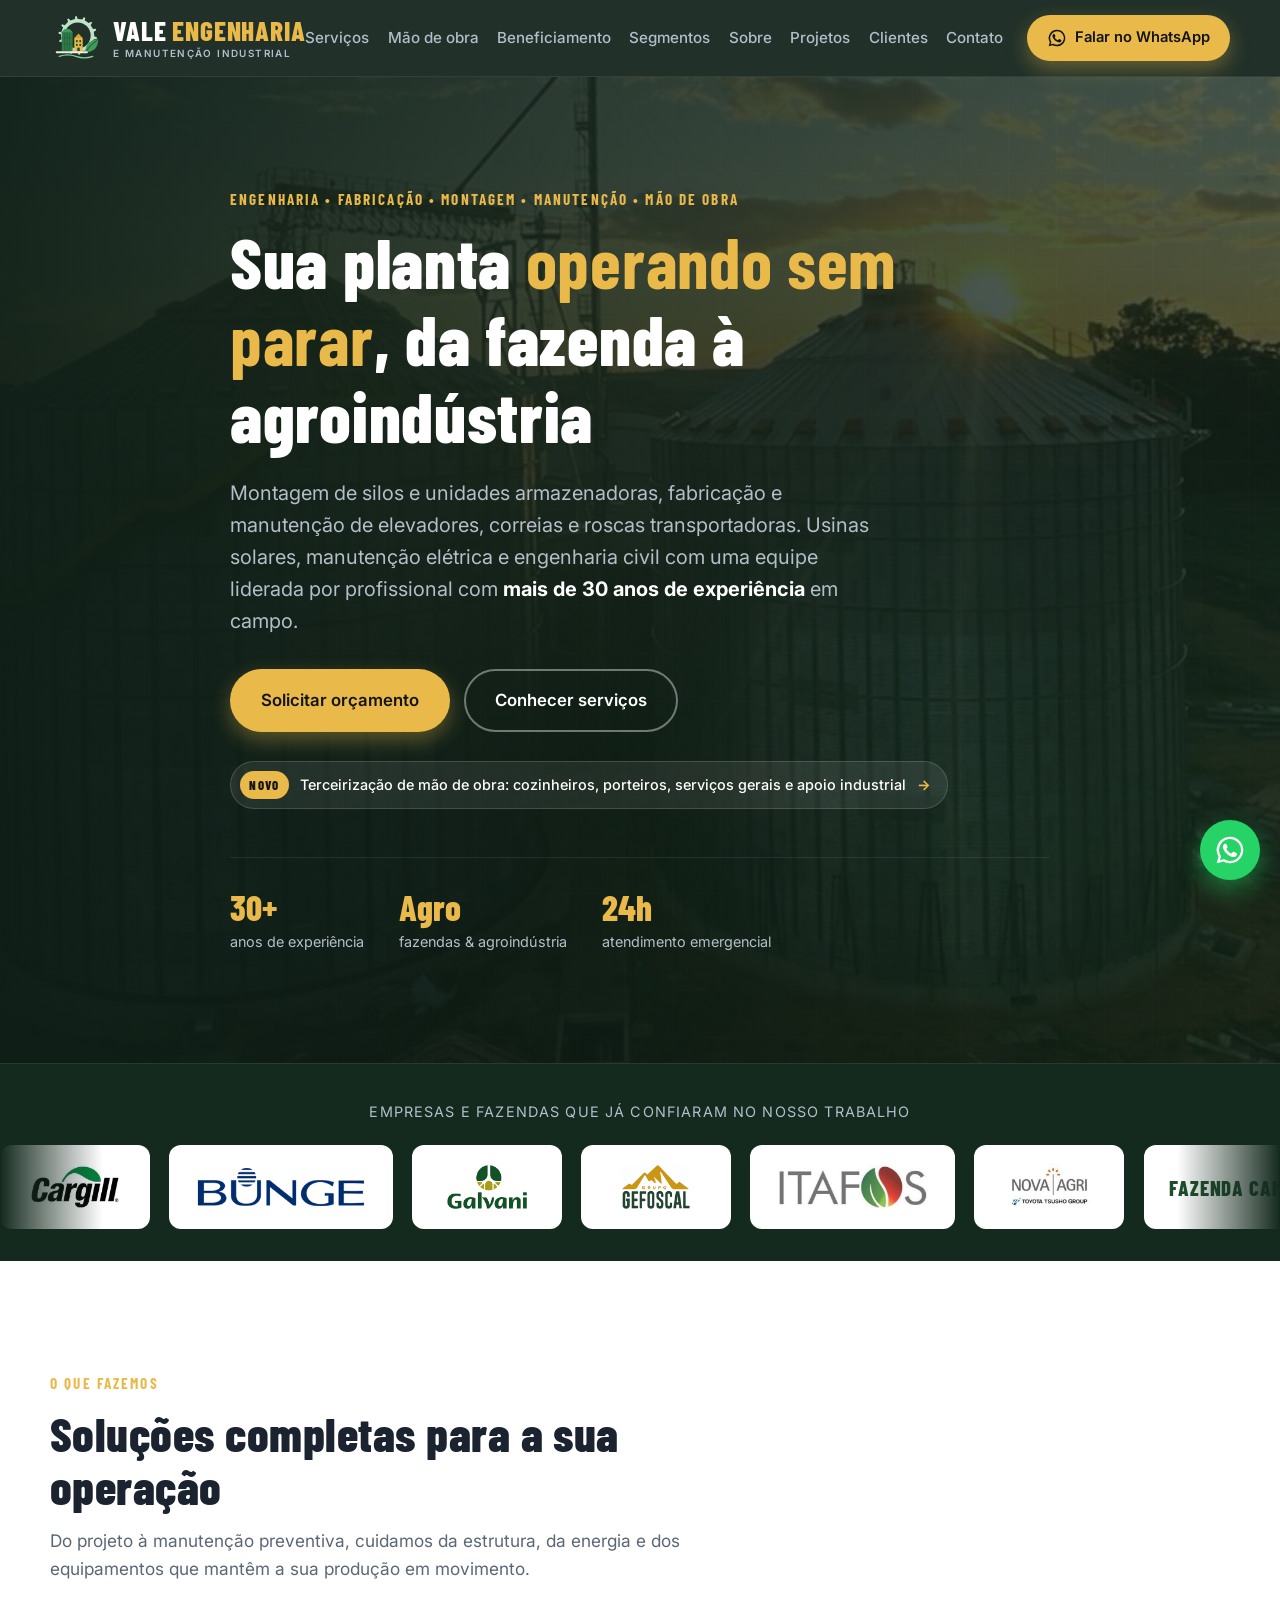
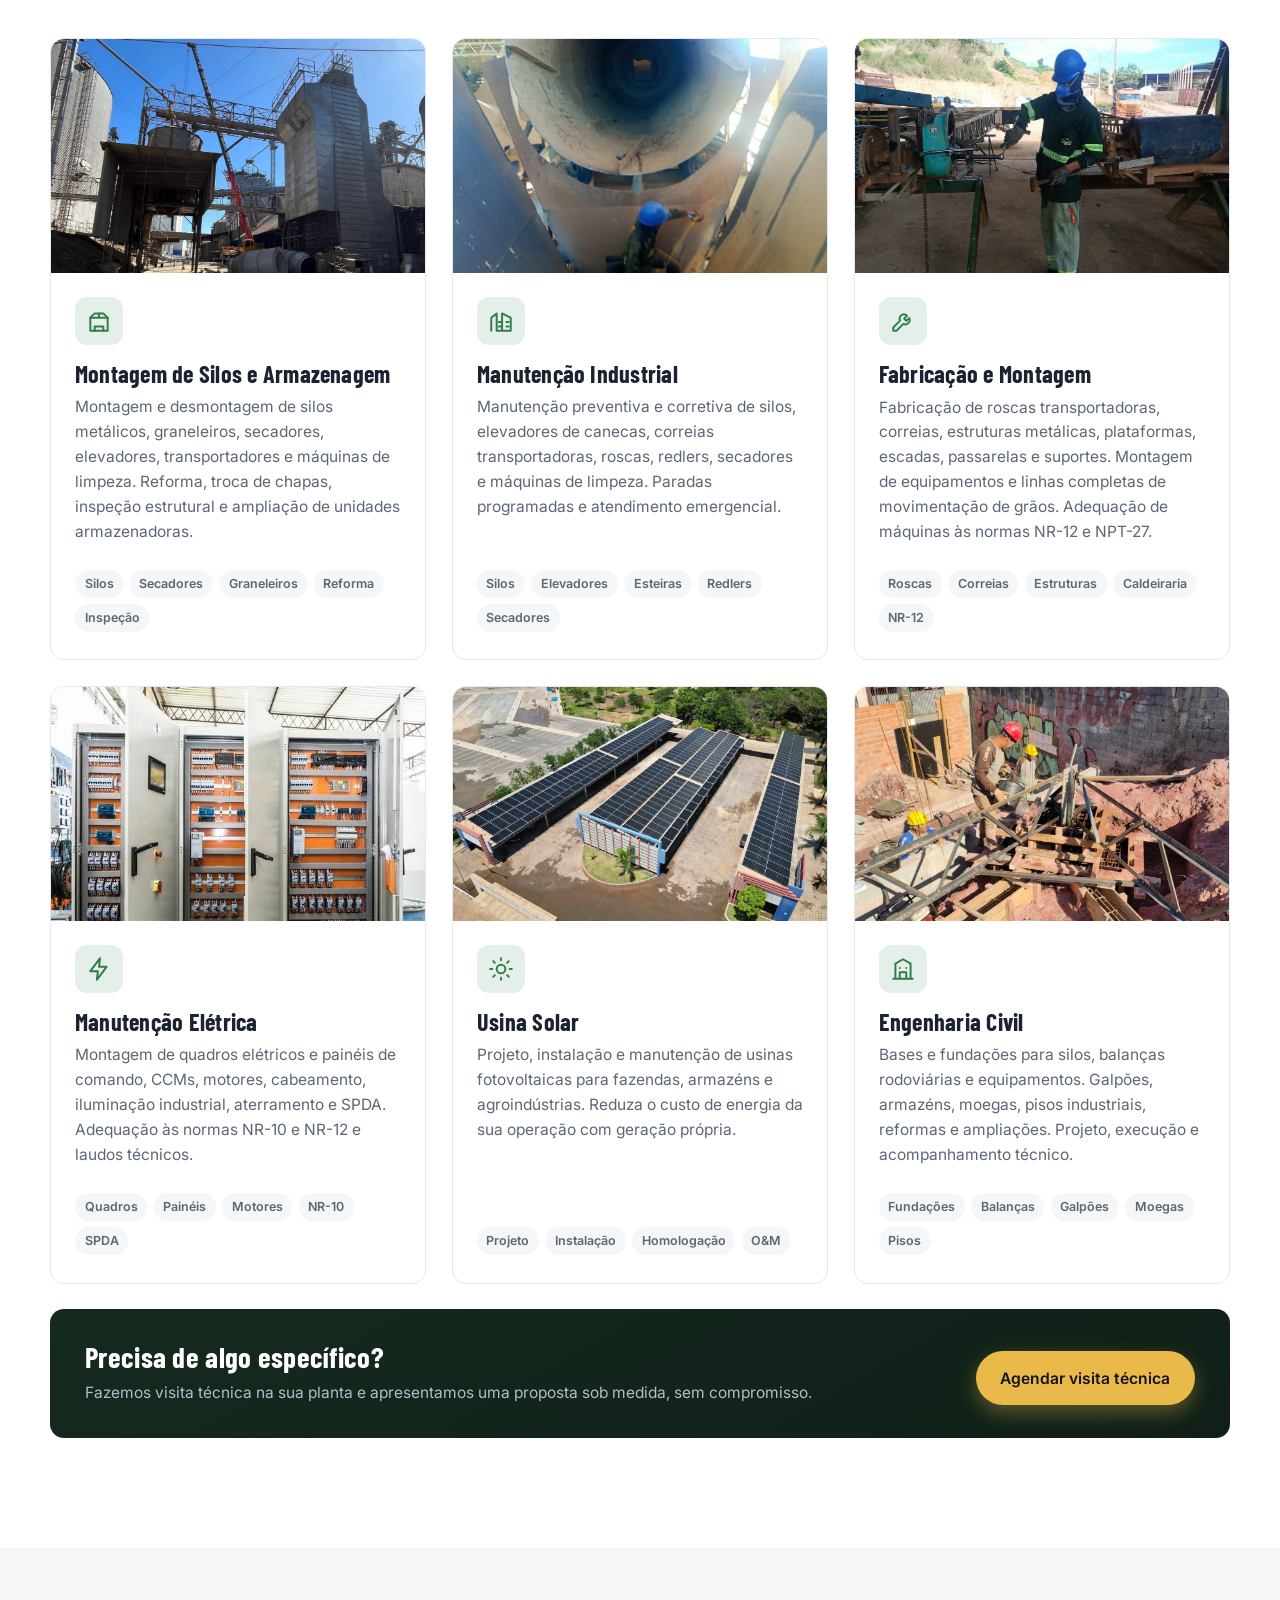
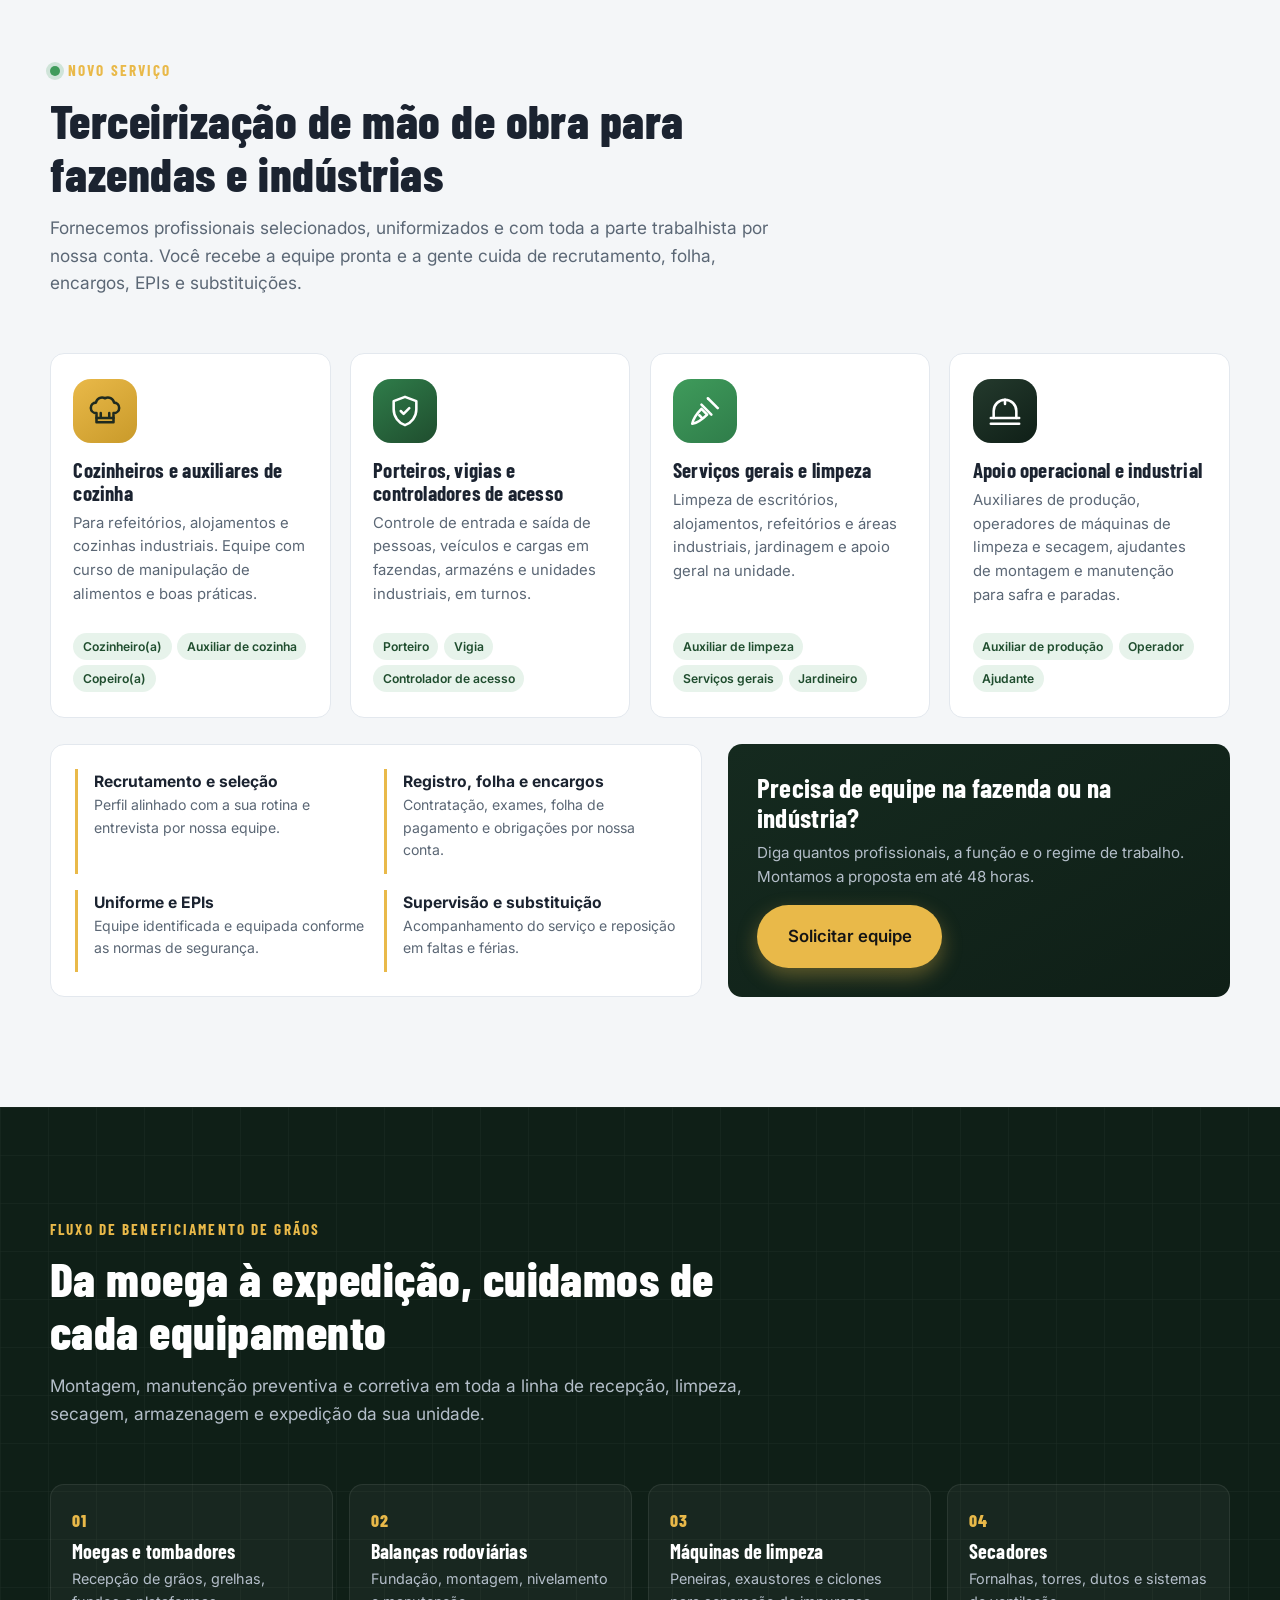
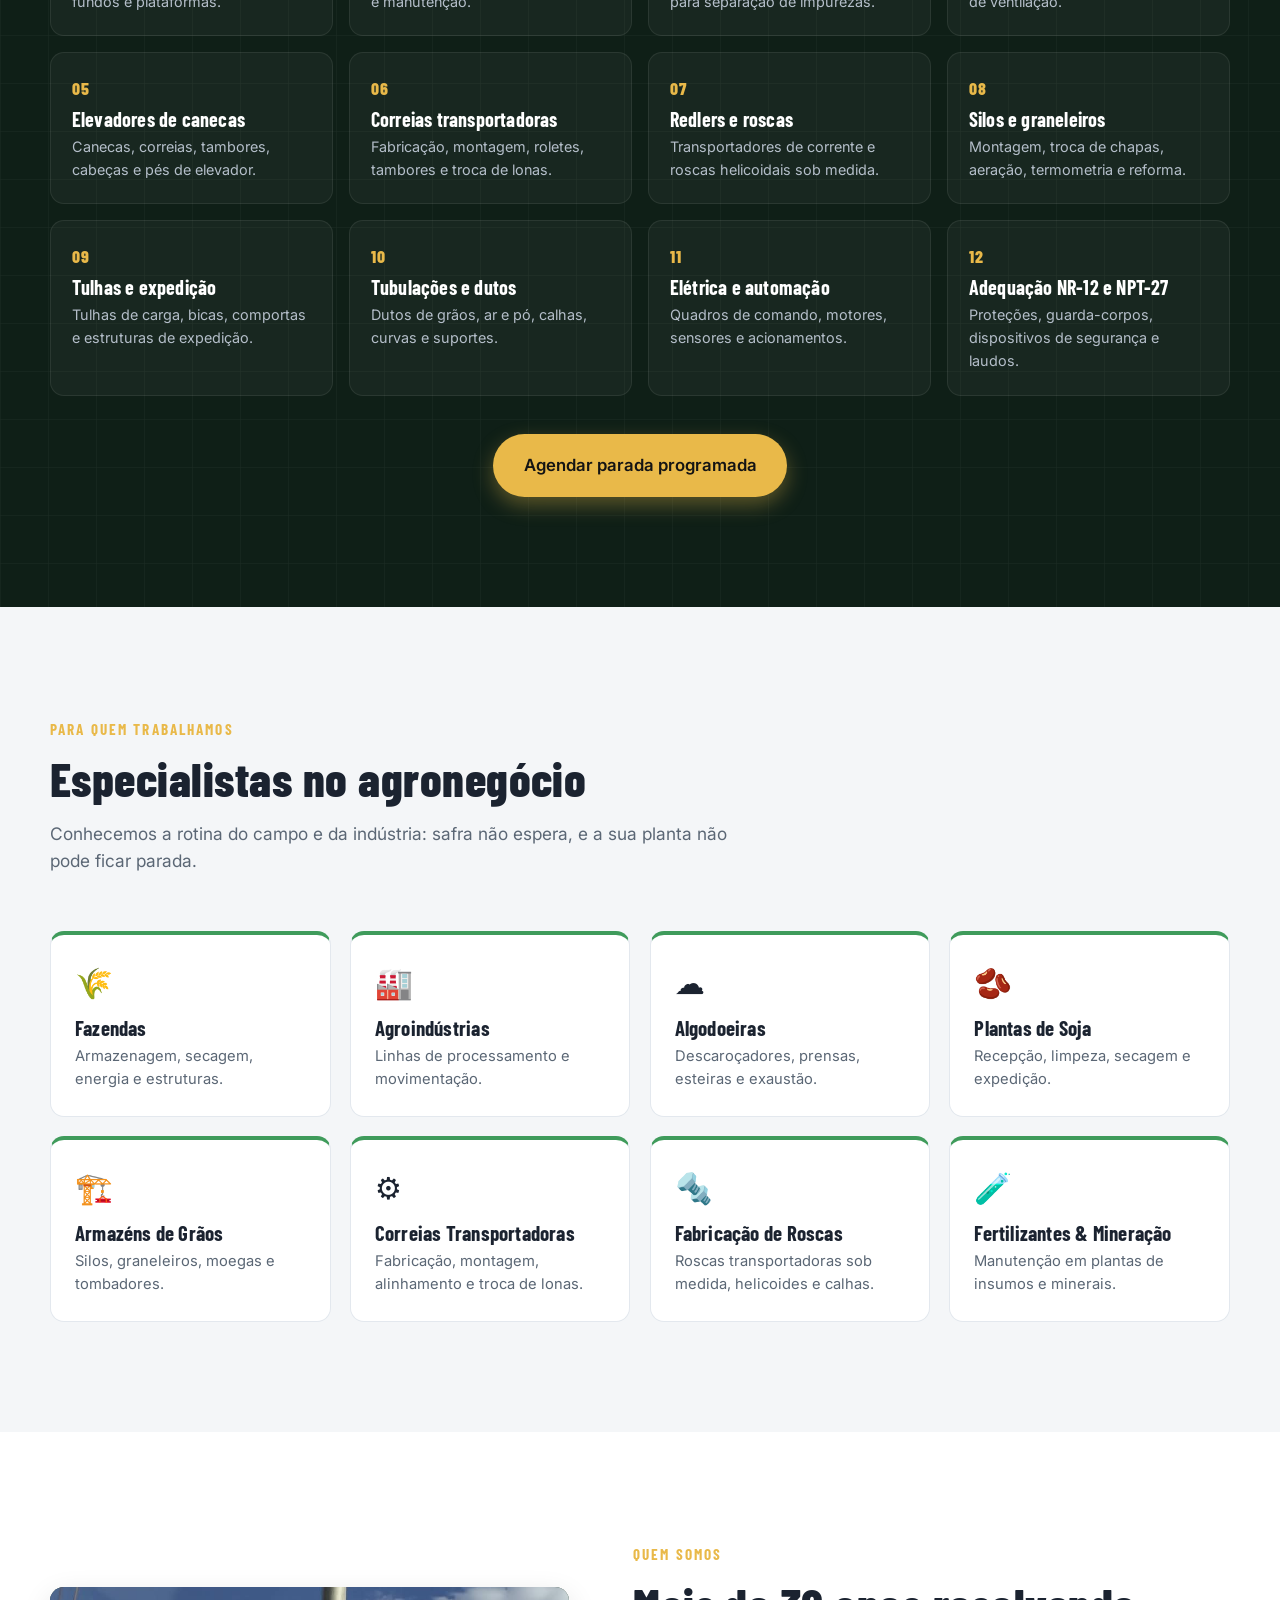
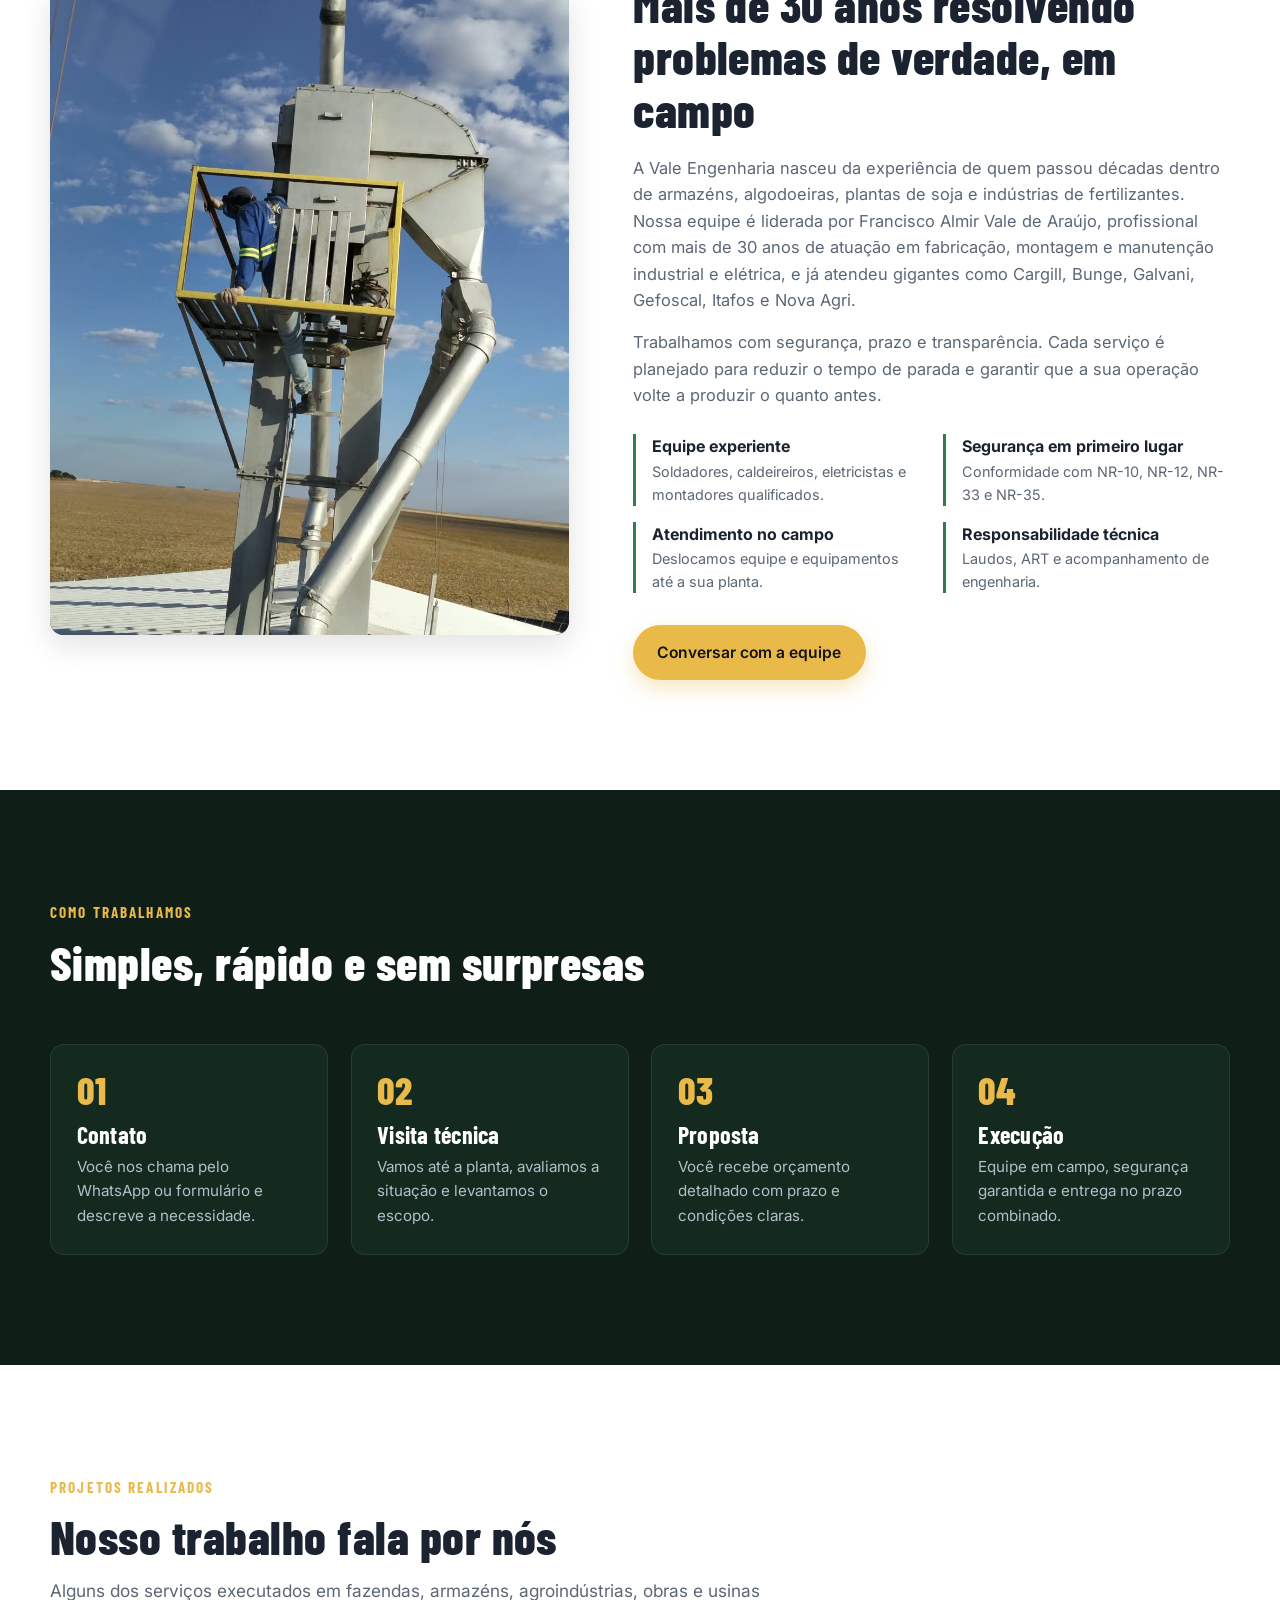
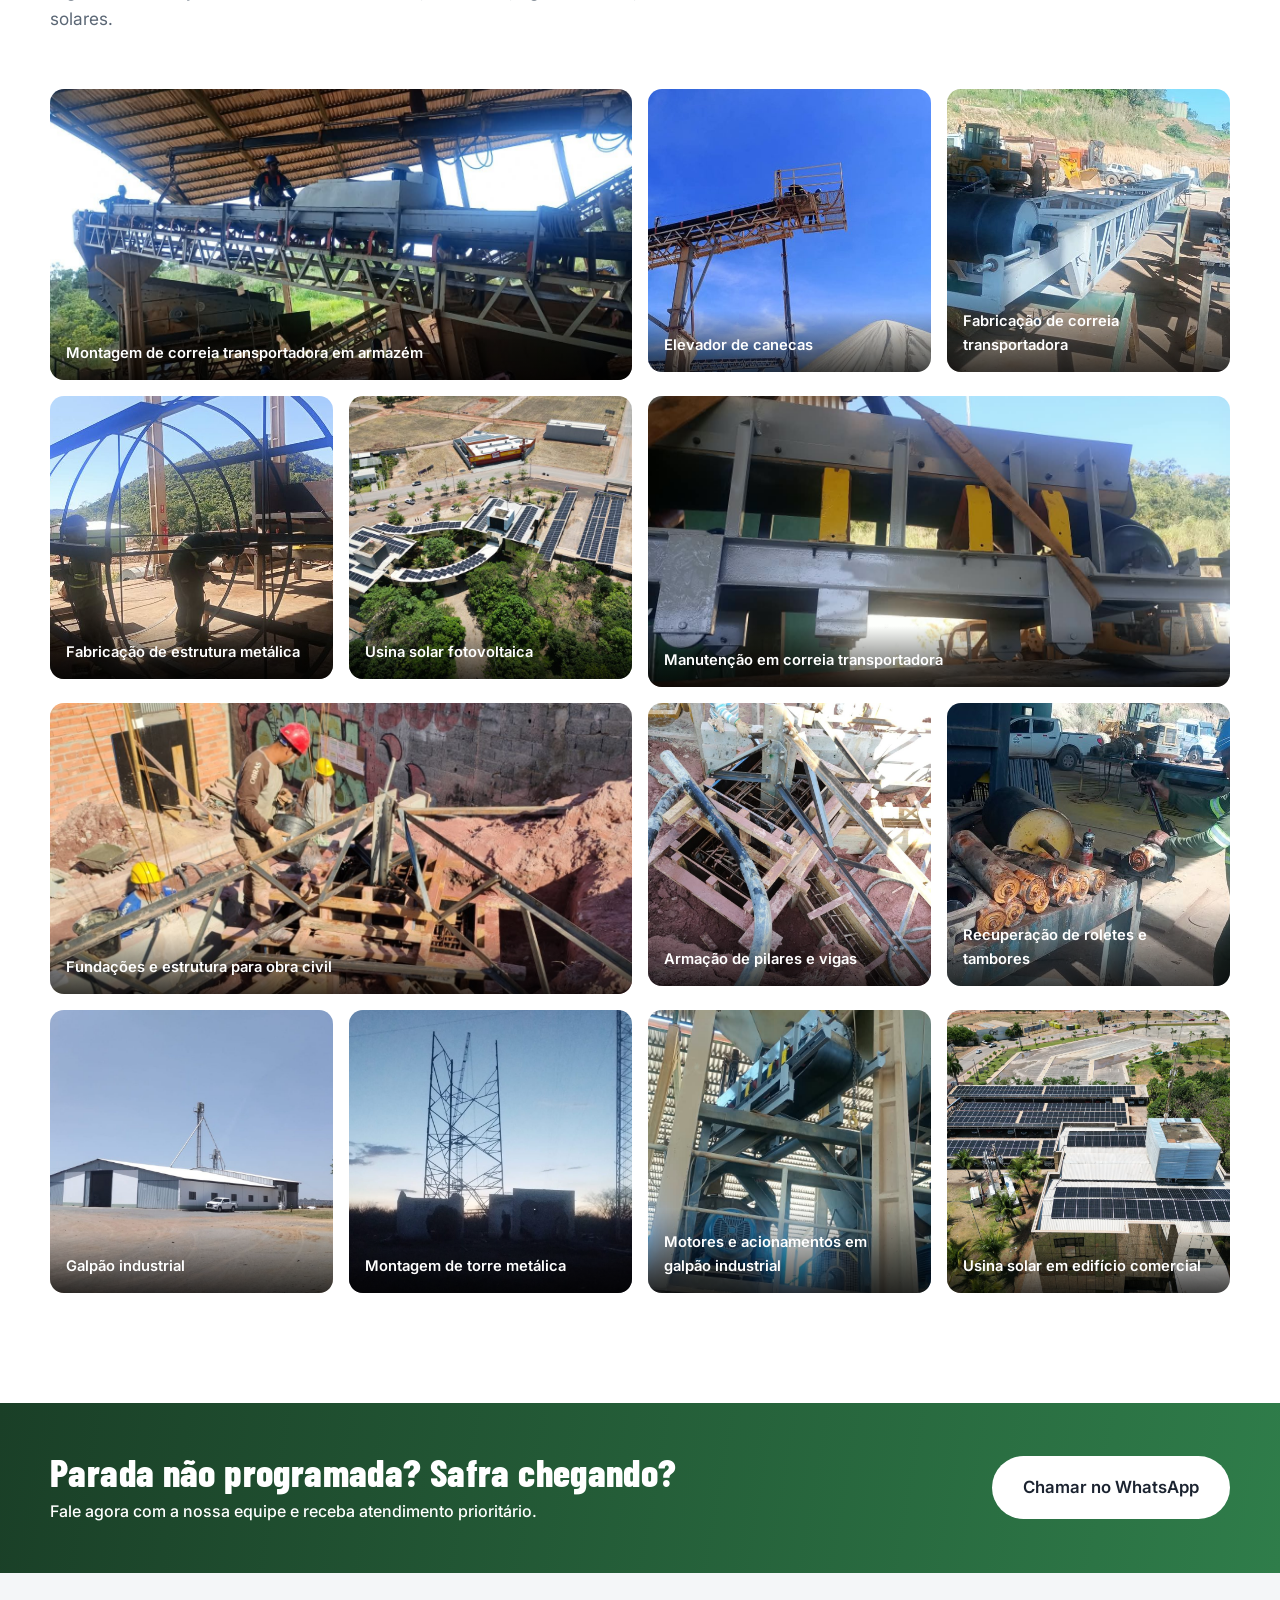
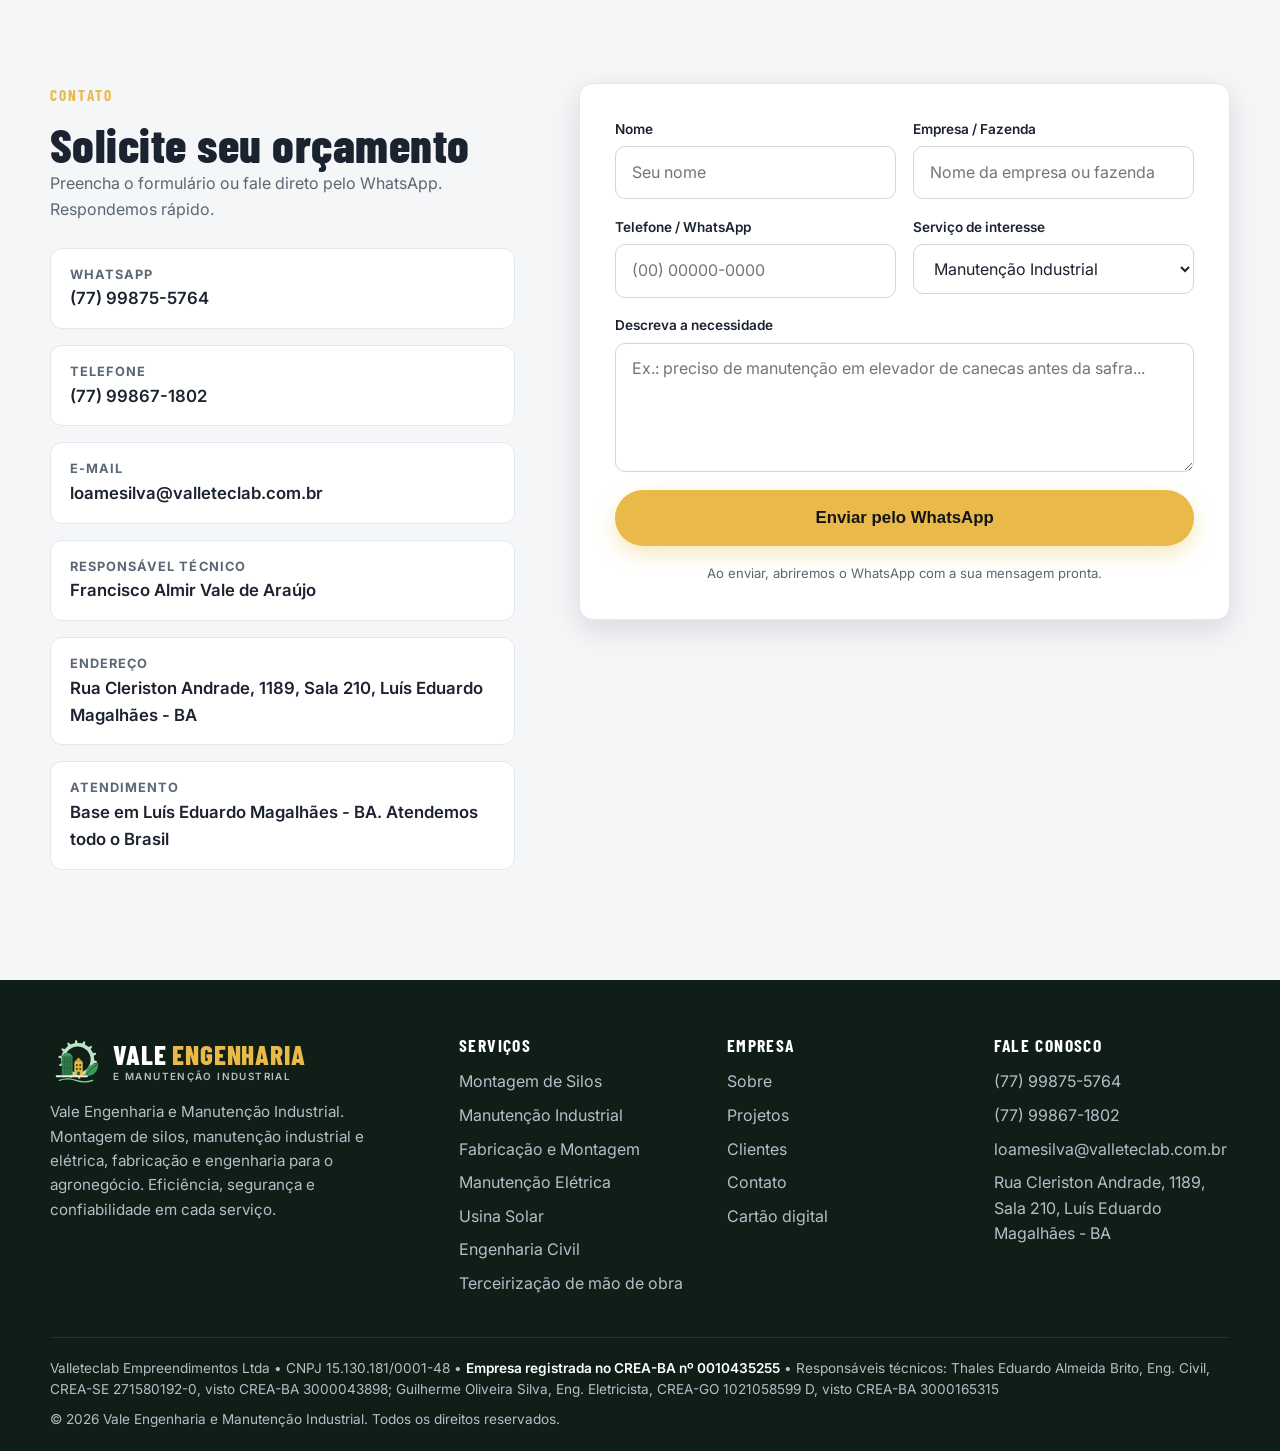
<file: index.html>
<!DOCTYPE html>
<html lang="pt-BR">
<head>
  <meta charset="UTF-8">
  <meta name="viewport" content="width=device-width, initial-scale=1.0">
  <title>Vale Engenharia e Manutenção Industrial | Montagem de Silos e Manutenção Industrial para o Agro</title>
  <meta name="description" content="Vale Engenharia e Manutenção Industrial: montagem e manutenção de silos, manutenção industrial e elétrica, fabricação e montagem, usinas solares, engenharia civil e terceirização de mão de obra (cozinheiros, porteiros, serviços gerais) para fazendas, agroindústrias, algodoeiras, plantas de soja e armazéns. Luís Eduardo Magalhães - BA. Equipe liderada por profissional com mais de 30 anos de experiência.">
  <meta name="keywords" content="manutenção industrial, montagem industrial, silos, elevadores de canecas, correia transportadora, rosca transportadora, algodoeira, planta de soja, armazém de grãos, usina solar, manutenção elétrica, engenharia civil, agroindústria">
  <meta property="og:title" content="Vale Engenharia | Montagem de Silos e Manutenção Industrial para o Agro">
  <meta property="og:description" content="Fabricação, montagem e manutenção de silos, elevadores, correias e roscas transportadoras. Usina solar, manutenção elétrica e engenharia civil. Mais de 30 anos de experiência.">
  <meta property="og:type" content="website">
  <meta property="og:image" content="https://valeeng.com.br/assets/img/og-image.jpg">
  <meta property="og:url" content="https://valeeng.com.br/">
  <link rel="canonical" href="https://valeeng.com.br/">
  <link rel="icon" href="assets/img/favicon.svg" type="image/svg+xml">
  <link rel="icon" href="assets/img/favicon-32.png" sizes="32x32" type="image/png">
  <link rel="apple-touch-icon" href="assets/img/favicon-180.png">
  <link rel="preconnect" href="https://fonts.googleapis.com">
  <link rel="preconnect" href="https://fonts.gstatic.com" crossorigin>
  <link href="https://fonts.googleapis.com/css2?family=Barlow+Condensed:wght@600;700;800&family=Inter:wght@400;500;600;700&display=swap" rel="stylesheet">
  <link rel="stylesheet" href="css/style.css?v=202611130135">
</head>
<body>

  <!-- ===== HEADER ===== -->
  <header class="header" id="header">
    <div class="container header__inner">
      <a href="#inicio" class="logo" aria-label="Vale Engenharia - Início">
        <img src="assets/img/logo-vale-dark.svg" alt="" class="logo__mark">
        <span class="logo__wordmark"><span class="logo__text">Vale <span>Engenharia</span></span><span class="logo__tag">e Manutenção Industrial</span></span>
      </a>
      <nav class="nav" id="nav" aria-label="Menu principal">
        <a href="#servicos">Serviços</a>
        <a href="#mao-de-obra">Mão de obra</a>
        <a href="#fluxo">Beneficiamento</a>
        <a href="#segmentos">Segmentos</a>
        <a href="#sobre">Sobre</a>
        <a href="#portfolio">Projetos</a>
        <a href="#clientes">Clientes</a>
        <a href="#contato">Contato</a>
      </nav>
      <a href="#" class="btn btn--primary header__cta js-whatsapp">
        <svg class="icon" viewBox="0 0 24 24" aria-hidden="true"><path d="M12 2a10 10 0 0 0-8.6 15.1L2 22l5-1.3A10 10 0 1 0 12 2Zm0 18.2a8.2 8.2 0 0 1-4.2-1.2l-.3-.2-3 .8.8-2.9-.2-.3A8.2 8.2 0 1 1 12 20.2Zm4.5-6.1c-.2-.1-1.5-.7-1.7-.8-.2-.1-.4-.1-.6.1-.2.2-.6.8-.8 1-.1.2-.3.2-.5.1-.7-.3-1.5-.7-2.2-1.4-.6-.6-1-1.2-1.3-1.8-.1-.2 0-.4.1-.5l.4-.5.2-.4c.1-.2 0-.3 0-.4l-.8-1.8c-.2-.5-.4-.4-.6-.4h-.5c-.2 0-.5.1-.7.3-.2.3-.9.9-.9 2.2s1 2.5 1.1 2.7c.1.2 1.9 2.9 4.6 4.1 1.7.7 2.3.8 3.1.6.5-.1 1.5-.6 1.7-1.2.2-.6.2-1.1.1-1.2 0-.1-.2-.2-.4-.3Z"/></svg>
        <span>Falar no WhatsApp</span>
      </a>
      <button class="nav-toggle" id="navToggle" aria-label="Abrir menu" aria-expanded="false" aria-controls="nav">
        <span></span><span></span><span></span>
      </button>
    </div>
  </header>

  <main>

    <!-- ===== HERO ===== -->
    <section class="hero" id="inicio">
      <div class="hero__bg">
        <img src="assets/img/hero.jpg" alt="" class="hero__img" data-fallback="hide">
      </div>
      <div class="container hero__content">
        <span class="eyebrow">Engenharia &bull; Fabricação &bull; Montagem &bull; Manutenção &bull; Mão de obra</span>
        <h1>Sua planta <strong>operando sem parar</strong>, da fazenda à agroindústria</h1>
        <p class="hero__lead">
          Montagem de silos e unidades armazenadoras, fabricação e manutenção de elevadores, correias e roscas transportadoras.
          Usinas solares, manutenção elétrica e engenharia civil com uma equipe liderada por
          profissional com <strong>mais de 30 anos de experiência</strong> em campo.
        </p>
        <div class="hero__actions">
          <a href="#" class="btn btn--primary btn--lg js-whatsapp">Solicitar orçamento</a>
          <a href="#servicos" class="btn btn--ghost btn--lg">Conhecer serviços</a>
        </div>
        <a href="#mao-de-obra" class="hero__badge">
          <span class="hero__badge-tag">Novo</span>
          <span>Terceirização de mão de obra: cozinheiros, porteiros, serviços gerais e apoio industrial</span>
          <span class="hero__badge-arrow" aria-hidden="true">&rarr;</span>
        </a>
        <ul class="hero__stats" aria-label="Destaques">
          <li><strong>30+</strong><span>anos de experiência</span></li>
          <li><strong>Agro</strong><span>fazendas &amp; agroindústria</span></li>
          <li><strong>24h</strong><span>atendimento emergencial</span></li>
        </ul>
      </div>
    </section>

    <!-- ===== CLIENTES (faixa de confiança) ===== -->
    <section class="trust" id="clientes" aria-label="Clientes atendidos">
      <div class="container">
        <p class="trust__title">Empresas e fazendas que já confiaram no nosso trabalho</p>
      </div>
      <div class="marquee" aria-hidden="false">
        <ul class="marquee__track">
          <li class="marquee__item"><img src="assets/img/clientes/cargill.png" alt="Cargill" loading="lazy"></li>
          <li class="marquee__item"><img src="assets/img/clientes/bunge.png" alt="Bunge" loading="lazy"></li>
          <li class="marquee__item"><img src="assets/img/clientes/galvani.png" alt="Galvani" loading="lazy"></li>
          <li class="marquee__item"><img src="assets/img/clientes/gefoscal.png" alt="Grupo Gefoscal" loading="lazy"></li>
          <li class="marquee__item"><img src="assets/img/clientes/itafos.png" alt="Itafos" loading="lazy"></li>
          <li class="marquee__item"><img src="assets/img/clientes/nova-agri.png" alt="Nova Agri - Toyota Tsusho Group" loading="lazy"></li>
          <li class="marquee__item marquee__item--text">Fazenda Campo Aberto</li>
          <li class="marquee__item marquee__item--text">Fazenda Atlântida</li>
        </ul>
      </div>
    </section>

    <!-- ===== SERVIÇOS ===== -->
    <section class="section services" id="servicos">
      <div class="container">
        <div class="section__head">
          <span class="eyebrow">O que fazemos</span>
          <h2>Soluções completas para a sua operação</h2>
          <p>Do projeto à manutenção preventiva, cuidamos da estrutura, da energia e dos equipamentos que mantêm a sua produção em movimento.</p>
        </div>

        <div class="services__grid">

          <article class="service">
            <figure class="service__media">
              <img src="assets/img/servicos/montagem-silos.jpg" alt="Montagem de silos e unidade armazenadora de grãos" loading="lazy" data-fallback="placeholder">
              <figcaption class="placeholder-label">Foto: montagem de silos</figcaption>
            </figure>
            <div class="service__body">
              <span class="service__icon" aria-hidden="true">
                <svg viewBox="0 0 24 24"><path d="M4 9l4-4h8l4 4v12H4z"/><path d="M4 9h16M8 21v-4h8v4M12 5v4"/></svg>
              </span>
              <h3>Montagem de Silos e Armazenagem</h3>
              <p>Montagem e desmontagem de silos metálicos, graneleiros, secadores, elevadores, transportadores e máquinas de limpeza. Reforma, troca de chapas, inspeção estrutural e ampliação de unidades armazenadoras.</p>
              <ul class="service__tags">
                <li>Silos</li><li>Secadores</li><li>Graneleiros</li><li>Reforma</li><li>Inspeção</li>
              </ul>
            </div>
          </article>

          <article class="service">
            <figure class="service__media">
              <img src="assets/img/servicos/manutencao-industrial.jpg" alt="Manutenção industrial em silos e elevadores" loading="lazy" data-fallback="placeholder">
              <figcaption class="placeholder-label">Foto: manutenção industrial</figcaption>
            </figure>
            <div class="service__body">
              <span class="service__icon" aria-hidden="true">
                <svg viewBox="0 0 24 24"><path d="M3 21V9l5-4v16M8 21h13M13 21V5l8 4v12M12 13h-2M12 17h-2M17 13h2M17 17h2"/></svg>
              </span>
              <h3>Manutenção Industrial</h3>
              <p>Manutenção preventiva e corretiva de silos, elevadores de canecas, correias transportadoras, roscas, redlers, secadores e máquinas de limpeza. Paradas programadas e atendimento emergencial.</p>
              <ul class="service__tags">
                <li>Silos</li><li>Elevadores</li><li>Esteiras</li><li>Redlers</li><li>Secadores</li>
              </ul>
            </div>
          </article>

          <article class="service">
            <figure class="service__media">
              <img src="assets/img/servicos/fabricacao-montagem.jpg" alt="Fabricação e montagem de estruturas metálicas" loading="lazy" data-fallback="placeholder">
              <figcaption class="placeholder-label">Foto: fabricação e montagem</figcaption>
            </figure>
            <div class="service__body">
              <span class="service__icon" aria-hidden="true">
                <svg viewBox="0 0 24 24"><path d="M14.7 6.3a4 4 0 0 0-5.4 5.4L3 18v3h3l6.3-6.3a4 4 0 0 0 5.4-5.4l-2.6 2.6-2.1-2.1 2.7-2.5Z"/></svg>
              </span>
              <h3>Fabricação e Montagem</h3>
              <p>Fabricação de roscas transportadoras, correias, estruturas metálicas, plataformas, escadas, passarelas e suportes. Montagem de equipamentos e linhas completas de movimentação de grãos. Adequação de máquinas às normas NR-12 e NPT-27.</p>
              <ul class="service__tags">
                <li>Roscas</li><li>Correias</li><li>Estruturas</li><li>Caldeiraria</li><li>NR-12</li>
              </ul>
            </div>
          </article>

          <article class="service">
            <figure class="service__media">
              <img src="assets/img/servicos/manutencao-eletrica.jpg" alt="Manutenção elétrica industrial" loading="lazy" data-fallback="placeholder">
              <figcaption class="placeholder-label">Foto: manutenção elétrica</figcaption>
            </figure>
            <div class="service__body">
              <span class="service__icon" aria-hidden="true">
                <svg viewBox="0 0 24 24"><path d="M13 2 4 14h7l-1 8 9-12h-7l1-8Z"/></svg>
              </span>
              <h3>Manutenção Elétrica</h3>
              <p>Montagem de quadros elétricos e painéis de comando, CCMs, motores, cabeamento, iluminação industrial, aterramento e SPDA. Adequação às normas NR-10 e NR-12 e laudos técnicos.</p>
              <ul class="service__tags">
                <li>Quadros</li><li>Painéis</li><li>Motores</li><li>NR-10</li><li>SPDA</li>
              </ul>
            </div>
          </article>

          <article class="service">
            <figure class="service__media">
              <img src="assets/img/servicos/usina-solar.jpg" alt="Usina solar fotovoltaica em fazenda" loading="lazy" data-fallback="placeholder">
              <figcaption class="placeholder-label">Foto: usina solar</figcaption>
            </figure>
            <div class="service__body">
              <span class="service__icon" aria-hidden="true">
                <svg viewBox="0 0 24 24"><circle cx="12" cy="12" r="4"/><path d="M12 2v2M12 20v2M4.9 4.9l1.4 1.4M17.7 17.7l1.4 1.4M2 12h2M20 12h2M4.9 19.1l1.4-1.4M17.7 6.3l1.4-1.4"/></svg>
              </span>
              <h3>Usina Solar</h3>
              <p>Projeto, instalação e manutenção de usinas fotovoltaicas para fazendas, armazéns e agroindústrias. Reduza o custo de energia da sua operação com geração própria.</p>
              <ul class="service__tags">
                <li>Projeto</li><li>Instalação</li><li>Homologação</li><li>O&amp;M</li>
              </ul>
            </div>
          </article>

          <article class="service">
            <figure class="service__media">
              <img src="assets/img/servicos/engenharia-civil.jpg" alt="Engenharia civil e obras industriais" loading="lazy" data-fallback="placeholder">
              <figcaption class="placeholder-label">Foto: engenharia civil</figcaption>
            </figure>
            <div class="service__body">
              <span class="service__icon" aria-hidden="true">
                <svg viewBox="0 0 24 24"><path d="M3 21h18M5 21V7l7-4 7 4v14M9 21v-6h6v6M9 11h.01M15 11h.01"/></svg>
              </span>
              <h3>Engenharia Civil</h3>
              <p>Bases e fundações para silos, balanças rodoviárias e equipamentos. Galpões, armazéns, moegas, pisos industriais, reformas e ampliações. Projeto, execução e acompanhamento técnico.</p>
              <ul class="service__tags">
                <li>Fundações</li><li>Balanças</li><li>Galpões</li><li>Moegas</li><li>Pisos</li>
              </ul>
            </div>
          </article>

          <article class="service service--cta">
            <div class="service__body">
              <h3>Precisa de algo específico?</h3>
              <p>Fazemos visita técnica na sua planta e apresentamos uma proposta sob medida, sem compromisso.</p>
              <a href="#" class="btn btn--primary js-whatsapp">Agendar visita técnica</a>
            </div>
          </article>

        </div>
      </div>
    </section>

    <!-- ===== TERCEIRIZAÇÃO DE MÃO DE OBRA ===== -->
    <section class="section staffing" id="mao-de-obra">
      <div class="container">
        <div class="section__head">
          <span class="eyebrow eyebrow--new">Novo serviço</span>
          <h2>Terceirização de mão de obra para fazendas e indústrias</h2>
          <p>Fornecemos profissionais selecionados, uniformizados e com toda a parte trabalhista por nossa conta. Você recebe a equipe pronta e a gente cuida de recrutamento, folha, encargos, EPIs e substituições.</p>
        </div>
        <div class="staffing__grid">
          <article class="staff">
            <span class="staff__icon staff__icon--kitchen" aria-hidden="true">
              <svg viewBox="0 0 24 24"><path d="M6 13.5c-2.2 0-4-1.6-4-3.7 0-2 1.6-3.6 3.6-3.7A4.4 4.4 0 0 1 12 3a4.4 4.4 0 0 1 6.4 3.1c2 .1 3.6 1.7 3.6 3.7 0 2.1-1.8 3.7-4 3.7V20H6v-6.5Z"/><path d="M6 17h12M9 13.5V17M15 13.5V17"/></svg>
            </span>
            <h3>Cozinheiros e auxiliares de cozinha</h3>
            <p>Para refeitórios, alojamentos e cozinhas industriais. Equipe com curso de manipulação de alimentos e boas práticas.</p>
            <ul class="staff__tags"><li>Cozinheiro(a)</li><li>Auxiliar de cozinha</li><li>Copeiro(a)</li></ul>
          </article>
          <article class="staff">
            <span class="staff__icon staff__icon--security" aria-hidden="true">
              <svg viewBox="0 0 24 24"><path d="M12 2 4 5v6c0 5 3.4 9.4 8 11 4.6-1.6 8-6 8-11V5l-8-3Z"/><path d="M9 12l2 2 4-4"/></svg>
            </span>
            <h3>Porteiros, vigias e controladores de acesso</h3>
            <p>Controle de entrada e saída de pessoas, veículos e cargas em fazendas, armazéns e unidades industriais, em turnos.</p>
            <ul class="staff__tags"><li>Porteiro</li><li>Vigia</li><li>Controlador de acesso</li></ul>
          </article>
          <article class="staff">
            <span class="staff__icon staff__icon--cleaning" aria-hidden="true">
              <svg viewBox="0 0 24 24"><path d="M14 3l7 7"/><path d="M9.5 7.5 16.5 14.5"/><path d="M3 21c1-5 4-8 6.5-10.5l4 4C11 17 8 20 3 21Z"/><path d="M8 15l2 2"/></svg>
            </span>
            <h3>Serviços gerais e limpeza</h3>
            <p>Limpeza de escritórios, alojamentos, refeitórios e áreas industriais, jardinagem e apoio geral na unidade.</p>
            <ul class="staff__tags"><li>Auxiliar de limpeza</li><li>Serviços gerais</li><li>Jardineiro</li></ul>
          </article>
          <article class="staff">
            <span class="staff__icon staff__icon--industrial" aria-hidden="true">
              <svg viewBox="0 0 24 24"><path d="M2 17h20"/><path d="M4 17v-5a8 8 0 0 1 16 0v5"/><path d="M12 4v3"/><path d="M2 21h20"/></svg>
            </span>
            <h3>Apoio operacional e industrial</h3>
            <p>Auxiliares de produção, operadores de máquinas de limpeza e secagem, ajudantes de montagem e manutenção para safra e paradas.</p>
            <ul class="staff__tags"><li>Auxiliar de produção</li><li>Operador</li><li>Ajudante</li></ul>
          </article>
        </div>
        <div class="staffing__how">
          <ul class="staffing__steps">
            <li><strong>Recrutamento e seleção</strong><span>Perfil alinhado com a sua rotina e entrevista por nossa equipe.</span></li>
            <li><strong>Registro, folha e encargos</strong><span>Contratação, exames, folha de pagamento e obrigações por nossa conta.</span></li>
            <li><strong>Uniforme e EPIs</strong><span>Equipe identificada e equipada conforme as normas de segurança.</span></li>
            <li><strong>Supervisão e substituição</strong><span>Acompanhamento do serviço e reposição em faltas e férias.</span></li>
          </ul>
          <div class="staffing__cta">
            <h3>Precisa de equipe na fazenda ou na indústria?</h3>
            <p>Diga quantos profissionais, a função e o regime de trabalho. Montamos a proposta em até 48 horas.</p>
            <a href="#" class="btn btn--primary btn--lg js-whatsapp" data-message="Olá! Vim pelo site da Vale Engenharia e tenho interesse em terceirização de mão de obra.">Solicitar equipe</a>
          </div>
        </div>
      </div>
    </section>

    <!-- ===== FLUXO DE BENEFICIAMENTO ===== -->
    <section class="section flow" id="fluxo">
      <div class="container">
        <div class="section__head">
          <span class="eyebrow">Fluxo de beneficiamento de grãos</span>
          <h2>Da moega à expedição, cuidamos de cada equipamento</h2>
          <p>Montagem, manutenção preventiva e corretiva em toda a linha de recepção, limpeza, secagem, armazenagem e expedição da sua unidade.</p>
        </div>
        <ul class="flow__grid">
          <li><span class="flow__n">01</span><h3>Moegas e tombadores</h3><p>Recepção de grãos, grelhas, fundos e plataformas.</p></li>
          <li><span class="flow__n">02</span><h3>Balanças rodoviárias</h3><p>Fundação, montagem, nivelamento e manutenção.</p></li>
          <li><span class="flow__n">03</span><h3>Máquinas de limpeza</h3><p>Peneiras, exaustores e ciclones para separação de impurezas.</p></li>
          <li><span class="flow__n">04</span><h3>Secadores</h3><p>Fornalhas, torres, dutos e sistemas de ventilação.</p></li>
          <li><span class="flow__n">05</span><h3>Elevadores de canecas</h3><p>Canecas, correias, tambores, cabeças e pés de elevador.</p></li>
          <li><span class="flow__n">06</span><h3>Correias transportadoras</h3><p>Fabricação, montagem, roletes, tambores e troca de lonas.</p></li>
          <li><span class="flow__n">07</span><h3>Redlers e roscas</h3><p>Transportadores de corrente e roscas helicoidais sob medida.</p></li>
          <li><span class="flow__n">08</span><h3>Silos e graneleiros</h3><p>Montagem, troca de chapas, aeração, termometria e reforma.</p></li>
          <li><span class="flow__n">09</span><h3>Tulhas e expedição</h3><p>Tulhas de carga, bicas, comportas e estruturas de expedição.</p></li>
          <li><span class="flow__n">10</span><h3>Tubulações e dutos</h3><p>Dutos de grãos, ar e pó, calhas, curvas e suportes.</p></li>
          <li><span class="flow__n">11</span><h3>Elétrica e automação</h3><p>Quadros de comando, motores, sensores e acionamentos.</p></li>
          <li><span class="flow__n">12</span><h3>Adequação NR-12 e NPT-27</h3><p>Proteções, guarda-corpos, dispositivos de segurança e laudos.</p></li>
        </ul>
        <div class="flow__cta">
          <a href="#" class="btn btn--primary btn--lg js-whatsapp">Agendar parada programada</a>
        </div>
      </div>
    </section>

    <!-- ===== SEGMENTOS ===== -->
    <section class="section segments" id="segmentos">
      <div class="container">
        <div class="section__head">
          <span class="eyebrow">Para quem trabalhamos</span>
          <h2>Especialistas no agronegócio</h2>
          <p>Conhecemos a rotina do campo e da indústria: safra não espera, e a sua planta não pode ficar parada.</p>
        </div>
        <div class="segments__grid">
          <div class="segment"><span aria-hidden="true">🌾</span><h3>Fazendas</h3><p>Armazenagem, secagem, energia e estruturas.</p></div>
          <div class="segment"><span aria-hidden="true">🏭</span><h3>Agroindústrias</h3><p>Linhas de processamento e movimentação.</p></div>
          <div class="segment"><span aria-hidden="true">☁️</span><h3>Algodoeiras</h3><p>Descaroçadores, prensas, esteiras e exaustão.</p></div>
          <div class="segment"><span aria-hidden="true">🫘</span><h3>Plantas de Soja</h3><p>Recepção, limpeza, secagem e expedição.</p></div>
          <div class="segment"><span aria-hidden="true">🏗️</span><h3>Armazéns de Grãos</h3><p>Silos, graneleiros, moegas e tombadores.</p></div>
          <div class="segment"><span aria-hidden="true">⚙️</span><h3>Correias Transportadoras</h3><p>Fabricação, montagem, alinhamento e troca de lonas.</p></div>
          <div class="segment"><span aria-hidden="true">🔩</span><h3>Fabricação de Roscas</h3><p>Roscas transportadoras sob medida, helicoides e calhas.</p></div>
          <div class="segment"><span aria-hidden="true">🧪</span><h3>Fertilizantes &amp; Mineração</h3><p>Manutenção em plantas de insumos e minerais.</p></div>
        </div>
      </div>
    </section>

    <!-- ===== SOBRE ===== -->
    <section class="section about" id="sobre">
      <div class="container about__grid">
        <figure class="about__media">
          <img src="assets/img/equipe.jpg" alt="Equipe Vale Engenharia em campo" loading="lazy" data-fallback="placeholder">
          <figcaption class="placeholder-label">Foto: equipe em campo</figcaption>
        </figure>
        <div class="about__body">
          <span class="eyebrow">Quem somos</span>
          <h2>Mais de 30 anos resolvendo problemas de verdade, em campo</h2>
          <p>
            A Vale Engenharia nasceu da experiência de quem passou décadas dentro de armazéns, algodoeiras, plantas de soja e
            indústrias de fertilizantes. Nossa equipe é liderada por Francisco Almir Vale de Araújo, profissional com mais de 30 anos de atuação em
            fabricação, montagem e manutenção industrial e elétrica, e já atendeu gigantes como Cargill, Bunge, Galvani, Gefoscal, Itafos e Nova Agri.
          </p>
          <p>
            Trabalhamos com segurança, prazo e transparência. Cada serviço é planejado para reduzir o tempo de parada e
            garantir que a sua operação volte a produzir o quanto antes.
          </p>
          <ul class="about__points">
            <li><strong>Equipe experiente</strong><span>Soldadores, caldeireiros, eletricistas e montadores qualificados.</span></li>
            <li><strong>Segurança em primeiro lugar</strong><span>Conformidade com NR-10, NR-12, NR-33 e NR-35.</span></li>
            <li><strong>Atendimento no campo</strong><span>Deslocamos equipe e equipamentos até a sua planta.</span></li>
            <li><strong>Responsabilidade técnica</strong><span>Laudos, ART e acompanhamento de engenharia.</span></li>
          </ul>
          <a href="#" class="btn btn--primary js-whatsapp">Conversar com a equipe</a>
        </div>
      </div>
    </section>

    <!-- ===== COMO TRABALHAMOS ===== -->
    <section class="section process">
      <div class="container">
        <div class="section__head">
          <span class="eyebrow">Como trabalhamos</span>
          <h2>Simples, rápido e sem surpresas</h2>
        </div>
        <ol class="process__steps">
          <li><span>01</span><h3>Contato</h3><p>Você nos chama pelo WhatsApp ou formulário e descreve a necessidade.</p></li>
          <li><span>02</span><h3>Visita técnica</h3><p>Vamos até a planta, avaliamos a situação e levantamos o escopo.</p></li>
          <li><span>03</span><h3>Proposta</h3><p>Você recebe orçamento detalhado com prazo e condições claras.</p></li>
          <li><span>04</span><h3>Execução</h3><p>Equipe em campo, segurança garantida e entrega no prazo combinado.</p></li>
        </ol>
      </div>
    </section>

    <!-- ===== PORTFÓLIO ===== -->
    <section class="section portfolio" id="portfolio">
      <div class="container">
        <div class="section__head">
          <span class="eyebrow">Projetos realizados</span>
          <h2>Nosso trabalho fala por nós</h2>
          <p>Alguns dos serviços executados em fazendas, armazéns, agroindústrias, obras e usinas solares.</p>
        </div>
        <div class="portfolio__grid" id="portfolioGrid">
          <figure class="portfolio__item"><img src="assets/img/portfolio/01.jpg" alt="Montagem de correia transportadora em armazém" loading="lazy" data-fallback="placeholder"><figcaption>Montagem de correia transportadora em armazém</figcaption></figure>
          <figure class="portfolio__item"><img src="assets/img/portfolio/02.jpg" alt="Elevador de canecas" loading="lazy" data-fallback="placeholder"><figcaption>Elevador de canecas</figcaption></figure>
          <figure class="portfolio__item"><img src="assets/img/portfolio/03.jpg" alt="Fabricação de correia transportadora" loading="lazy" data-fallback="placeholder"><figcaption>Fabricação de correia transportadora</figcaption></figure>
          <figure class="portfolio__item"><img src="assets/img/portfolio/04.jpg" alt="Fabricação de estrutura metálica" loading="lazy" data-fallback="placeholder"><figcaption>Fabricação de estrutura metálica</figcaption></figure>
          <figure class="portfolio__item"><img src="assets/img/portfolio/05.jpg" alt="Usina solar fotovoltaica" loading="lazy" data-fallback="placeholder"><figcaption>Usina solar fotovoltaica</figcaption></figure>
          <figure class="portfolio__item"><img src="assets/img/portfolio/06.jpg" alt="Manutenção em correia transportadora" loading="lazy" data-fallback="placeholder"><figcaption>Manutenção em correia transportadora</figcaption></figure>
          <figure class="portfolio__item"><img src="assets/img/portfolio/07.jpg" alt="Fundações e estrutura para obra civil" loading="lazy" data-fallback="placeholder"><figcaption>Fundações e estrutura para obra civil</figcaption></figure>
          <figure class="portfolio__item"><img src="assets/img/portfolio/08.jpg" alt="Armação de pilares e vigas" loading="lazy" data-fallback="placeholder"><figcaption>Armação de pilares e vigas</figcaption></figure>
          <figure class="portfolio__item"><img src="assets/img/portfolio/09.jpg" alt="Recuperação de roletes e tambores" loading="lazy" data-fallback="placeholder"><figcaption>Recuperação de roletes e tambores</figcaption></figure>
          <figure class="portfolio__item"><img src="assets/img/portfolio/10.jpg" alt="Galpão industrial" loading="lazy" data-fallback="placeholder"><figcaption>Galpão industrial</figcaption></figure>
          <figure class="portfolio__item"><img src="assets/img/portfolio/11.jpg" alt="Montagem de torre metálica" loading="lazy" data-fallback="placeholder"><figcaption>Montagem de torre metálica</figcaption></figure>
          <figure class="portfolio__item"><img src="assets/img/portfolio/13.jpg" alt="Motores e acionamentos em galpão industrial" loading="lazy" data-fallback="placeholder"><figcaption>Motores e acionamentos em galpão industrial</figcaption></figure>
          <figure class="portfolio__item"><img src="assets/img/portfolio/12.jpg" alt="Usina solar em edifício comercial" loading="lazy" data-fallback="placeholder"><figcaption>Usina solar em edifício comercial</figcaption></figure>
        </div>
      </div>
    </section>

    <!-- ===== CTA FAIXA ===== -->
    <section class="cta-band">
      <div class="container cta-band__inner">
        <div>
          <h2>Parada não programada? Safra chegando?</h2>
          <p>Fale agora com a nossa equipe e receba atendimento prioritário.</p>
        </div>
        <a href="#" class="btn btn--light btn--lg js-whatsapp">Chamar no WhatsApp</a>
      </div>
    </section>

    <!-- ===== CONTATO ===== -->
    <section class="section contact" id="contato">
      <div class="container contact__grid">
        <div class="contact__info">
          <span class="eyebrow">Contato</span>
          <h2>Solicite seu orçamento</h2>
          <p>Preencha o formulário ou fale direto pelo WhatsApp. Respondemos rápido.</p>
          <ul class="contact__list">
            <li>
              <strong>WhatsApp</strong>
              <a href="#" class="js-whatsapp js-phone-text">—</a>
            </li>
            <li>
              <strong>Telefone</strong>
              <a href="#" class="js-phone2">—</a>
            </li>
            <li>
              <strong>E-mail</strong>
              <a href="#" class="js-email">—</a>
            </li>
            <li>
              <strong>Responsável técnico</strong>
              <span class="js-owner">—</span>
            </li>
            <li>
              <strong>Endereço</strong>
              <span class="js-address">—</span>
            </li>
            <li>
              <strong>Atendimento</strong>
              <span class="js-region">—</span>
            </li>
          </ul>
        </div>
        <form class="contact__form" id="contactForm" novalidate>
          <div class="field">
            <label for="nome">Nome</label>
            <input type="text" id="nome" name="nome" required autocomplete="name" placeholder="Seu nome">
          </div>
          <div class="field">
            <label for="empresa">Empresa / Fazenda</label>
            <input type="text" id="empresa" name="empresa" autocomplete="organization" placeholder="Nome da empresa ou fazenda">
          </div>
          <div class="field">
            <label for="telefone">Telefone / WhatsApp</label>
            <input type="tel" id="telefone" name="telefone" required autocomplete="tel" placeholder="(00) 00000-0000">
          </div>
          <div class="field">
            <label for="servico">Serviço de interesse</label>
            <select id="servico" name="servico">
              <option value="Manutenção Industrial">Manutenção Industrial</option>
              <option value="Fabricação e Montagem">Fabricação e Montagem</option>
              <option value="Manutenção Elétrica">Manutenção Elétrica</option>
              <option value="Usina Solar">Usina Solar</option>
              <option value="Engenharia Civil">Engenharia Civil</option>
              <option value="Terceirização de mão de obra">Terceirização de mão de obra</option>
              <option value="Outro">Outro</option>
            </select>
          </div>
          <div class="field field--full">
            <label for="mensagem">Descreva a necessidade</label>
            <textarea id="mensagem" name="mensagem" rows="4" placeholder="Ex.: preciso de manutenção em elevador de canecas antes da safra..."></textarea>
          </div>
          <div class="field field--full">
            <button type="submit" class="btn btn--primary btn--lg btn--block">Enviar pelo WhatsApp</button>
            <p class="form__hint">Ao enviar, abriremos o WhatsApp com a sua mensagem pronta.</p>
          </div>
        </form>
      </div>
    </section>

  </main>

  <!-- ===== FOOTER ===== -->
  <footer class="footer">
    <div class="container footer__inner">
      <div class="footer__brand">
        <a href="#inicio" class="logo" aria-label="Vale Engenharia - Início">
          <img src="assets/img/logo-vale-dark.svg" alt="" class="logo__mark">
          <span class="logo__wordmark"><span class="logo__text">Vale <span>Engenharia</span></span><span class="logo__tag">e Manutenção Industrial</span></span>
        </a>
        <p>Vale Engenharia e Manutenção Industrial. Montagem de silos, manutenção industrial e elétrica, fabricação e engenharia para o agronegócio. Eficiência, segurança e confiabilidade em cada serviço.</p>
      </div>
      <div class="footer__col">
        <h4>Serviços</h4>
        <a href="#servicos">Montagem de Silos</a>
        <a href="#servicos">Manutenção Industrial</a>
        <a href="#servicos">Fabricação e Montagem</a>
        <a href="#servicos">Manutenção Elétrica</a>
        <a href="#servicos">Usina Solar</a>
        <a href="#servicos">Engenharia Civil</a>
        <a href="#mao-de-obra">Terceirização de mão de obra</a>
      </div>
      <div class="footer__col">
        <h4>Empresa</h4>
        <a href="#sobre">Sobre</a>
        <a href="#portfolio">Projetos</a>
        <a href="#clientes">Clientes</a>
        <a href="#contato">Contato</a>
        <a href="cartao.html">Cartão digital</a>
      </div>
      <div class="footer__col">
        <h4>Fale conosco</h4>
        <a href="#" class="js-whatsapp js-phone-text">—</a>
        <a href="#" class="js-phone2">—</a>
        <a href="#" class="js-email">—</a>
        <span class="js-address">—</span>
      </div>
    </div>
    <div class="container footer__bottom">
      <p class="footer__legal">
        <span class="js-legal-name">—</span> &bull; CNPJ <span class="js-cnpj">—</span> &bull;
        <span class="footer__crea">Empresa registrada no CREA-BA<span class="js-crea-number"></span></span>
        <span class="js-rt"></span>
      </p>
      <span>&copy; <span id="year"></span> Vale Engenharia e Manutenção Industrial. Todos os direitos reservados.</span>
    </div>
  </footer>

  <!-- Botão flutuante WhatsApp -->
  <a href="#" class="whatsapp-float js-whatsapp" aria-label="Falar no WhatsApp">
    <svg viewBox="0 0 24 24" aria-hidden="true"><path d="M12 2a10 10 0 0 0-8.6 15.1L2 22l5-1.3A10 10 0 1 0 12 2Zm0 18.2a8.2 8.2 0 0 1-4.2-1.2l-.3-.2-3 .8.8-2.9-.2-.3A8.2 8.2 0 1 1 12 20.2Zm4.5-6.1c-.2-.1-1.5-.7-1.7-.8-.2-.1-.4-.1-.6.1-.2.2-.6.8-.8 1-.1.2-.3.2-.5.1-.7-.3-1.5-.7-2.2-1.4-.6-.6-1-1.2-1.3-1.8-.1-.2 0-.4.1-.5l.4-.5.2-.4c.1-.2 0-.3 0-.4l-.8-1.8c-.2-.5-.4-.4-.6-.4h-.5c-.2 0-.5.1-.7.3-.2.3-.9.9-.9 2.2s1 2.5 1.1 2.7c.1.2 1.9 2.9 4.6 4.1 1.7.7 2.3.8 3.1.6.5-.1 1.5-.6 1.7-1.2.2-.6.2-1.1.1-1.2 0-.1-.2-.2-.4-.3Z"/></svg>
  </a>

  <script src="js/main.js?v=202611130135"></script>
</body>
</html>
</file>
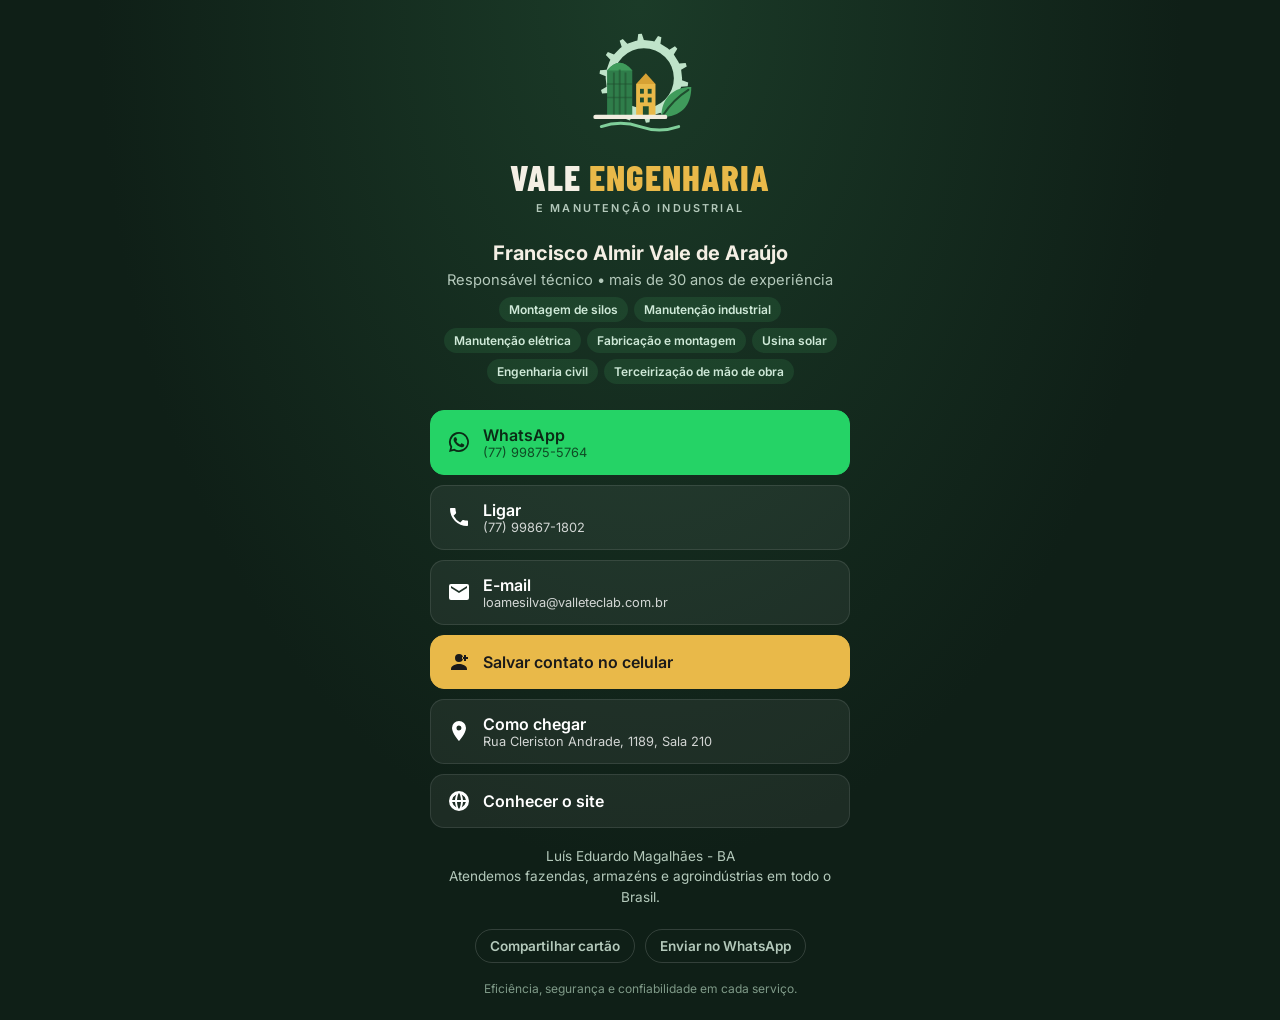
<file: cartao.html>
<!DOCTYPE html>
<html lang="pt-BR">
<head>
  <meta charset="UTF-8">
  <meta name="viewport" content="width=device-width, initial-scale=1.0">
  <title>Cartão digital | Vale Engenharia e Manutenção Industrial</title>
  <meta name="description" content="Cartão digital da Vale Engenharia e Manutenção Industrial: montagem de silos, manutenção industrial e elétrica, fabricação e engenharia para o agronegócio. Luís Eduardo Magalhães - BA.">
  <meta property="og:title" content="Vale Engenharia | Cartão digital">
  <meta property="og:description" content="Francisco Almir Vale de Araújo. Montagem de silos, manutenção industrial e elétrica e engenharia para o agro. Toque para salvar o contato.">
  <meta property="og:type" content="profile">
  <meta property="og:image" content="https://valeeng.com.br/assets/brand/cartao-vale-engenharia-og.png">
  <meta property="og:url" content="https://valeeng.com.br/cartao.html">
  <link rel="canonical" href="https://valeeng.com.br/cartao.html">
  <meta name="theme-color" content="#1f4d2e">
  <link rel="icon" href="assets/img/favicon.svg" type="image/svg+xml">
  <link rel="icon" href="assets/img/favicon-32.png" sizes="32x32" type="image/png">
  <link rel="apple-touch-icon" href="assets/img/favicon-180.png">
  <link rel="preconnect" href="https://fonts.googleapis.com">
  <link rel="preconnect" href="https://fonts.gstatic.com" crossorigin>
  <link href="https://fonts.googleapis.com/css2?family=Barlow+Condensed:wght@700;800&family=Inter:wght@400;500;600;700&display=swap" rel="stylesheet">
  <style>
    :root { --green: #1f4d2e; --green-2: #2f7d4a; --leaf: #3f9b5b; --gold: #e9b949; --bg: #0f1f17; --text: #f4efe4; --muted: #b4c9bb; }
    * { box-sizing: border-box; }
    html, body { margin: 0; }
    body { font-family: Inter, system-ui, sans-serif; background: radial-gradient(ellipse at 50% 0%, #1b3b28, var(--bg) 60%); color: var(--text); min-height: 100vh; display: flex; align-items: center; justify-content: center; padding: 24px 16px; }
    .card { width: 100%; max-width: 420px; text-align: center; }
    .mark { width: 120px; height: 120px; margin: 0 auto 10px; }
    .brand { font-family: "Barlow Condensed", Inter, sans-serif; font-weight: 800; font-size: 2.3rem; letter-spacing: .03em; text-transform: uppercase; line-height: 1; }
    .brand span { color: var(--gold); }
    .tag { font-size: .68rem; letter-spacing: .2em; text-transform: uppercase; color: var(--muted); font-weight: 600; margin-top: 6px; }
    .person { margin: 26px 0 6px; font-weight: 700; font-size: 1.25rem; }
    .role { color: var(--muted); font-size: .92rem; }
    .actions { display: grid; gap: 10px; margin: 26px 0 18px; }
    .btn { display: flex; align-items: center; gap: 12px; padding: 14px 16px; border-radius: 14px; background: rgba(255,255,255,.06); border: 1px solid rgba(255,255,255,.1); color: #fff; text-decoration: none; font-weight: 600; font-size: 1rem; transition: .15s; }
    .btn:active { transform: scale(.98); }
    .btn:hover { background: rgba(255,255,255,.1); }
    .btn svg { width: 24px; height: 24px; flex-shrink: 0; fill: currentColor; }
    .btn--wa { background: #25d366; border-color: #25d366; color: #0b2b16; }
    .btn--wa:hover { background: #30e072; }
    .btn--gold { background: var(--gold); border-color: var(--gold); color: #1a1a1a; }
    .btn--gold:hover { background: #f3c85c; }
    .btn small { display: block; font-weight: 400; font-size: .8rem; opacity: .8; }
    .btn > span { text-align: left; }
    .services { display: flex; flex-wrap: wrap; justify-content: center; gap: 6px; margin-top: 8px; }
    .services li { list-style: none; font-size: .75rem; font-weight: 600; padding: 5px 10px; border-radius: 999px; background: rgba(63,155,91,.18); color: #cfe9d8; }
    .services { padding: 0; }
    .addr { color: var(--muted); font-size: .85rem; margin-top: 18px; line-height: 1.5; }
    .share { margin-top: 22px; display: flex; gap: 10px; justify-content: center; }
    .share button, .share a { font: inherit; font-size: .85rem; font-weight: 600; color: var(--muted); background: none; border: 1px solid rgba(255,255,255,.15); border-radius: 999px; padding: 8px 14px; cursor: pointer; text-decoration: none; }
    .share button:hover, .share a:hover { color: #fff; border-color: #fff; }
    .foot { margin-top: 18px; font-size: .75rem; color: #7f9a88; }
    .foot a { color: inherit; }
  </style>
</head>
<body>
  <main class="card">
    <img class="mark" src="assets/img/logo-vale-dark.svg" alt="Vale Engenharia">
    <div class="brand">Vale <span>Engenharia</span></div>
    <div class="tag">e Manutenção Industrial</div>

    <div class="person">Francisco Almir Vale de Araújo</div>
    <div class="role">Responsável técnico &bull; mais de 30 anos de experiência</div>

    <ul class="services">
      <li>Montagem de silos</li><li>Manutenção industrial</li><li>Manutenção elétrica</li><li>Fabricação e montagem</li><li>Usina solar</li><li>Engenharia civil</li><li>Terceirização de mão de obra</li>
    </ul>

    <div class="actions">
      <a class="btn btn--wa" href="https://wa.me/5577998755764?text=Ol%C3%A1!%20Recebi%20o%20cart%C3%A3o%20digital%20da%20Vale%20Engenharia%20e%20gostaria%20de%20um%20or%C3%A7amento." target="_blank" rel="noopener">
        <svg viewBox="0 0 24 24"><path d="M12 2a10 10 0 0 0-8.6 15.1L2 22l5-1.3A10 10 0 1 0 12 2Zm0 18.2a8.2 8.2 0 0 1-4.2-1.2l-.3-.2-3 .8.8-2.9-.2-.3A8.2 8.2 0 1 1 12 20.2Zm4.5-6.1c-.2-.1-1.5-.7-1.7-.8-.2-.1-.4-.1-.6.1-.2.2-.6.8-.8 1-.1.2-.3.2-.5.1-.7-.3-1.5-.7-2.2-1.4-.6-.6-1-1.2-1.3-1.8-.1-.2 0-.4.1-.5l.4-.5.2-.4c.1-.2 0-.3 0-.4l-.8-1.8c-.2-.5-.4-.4-.6-.4h-.5c-.2 0-.5.1-.7.3-.2.3-.9.9-.9 2.2s1 2.5 1.1 2.7c.1.2 1.9 2.9 4.6 4.1 1.7.7 2.3.8 3.1.6.5-.1 1.5-.6 1.7-1.2.2-.6.2-1.1.1-1.2 0-.1-.2-.2-.4-.3Z"/></svg>
        <span>WhatsApp<small>(77) 99875-5764</small></span>
      </a>
      <a class="btn" href="tel:+5577998671802">
        <svg viewBox="0 0 24 24"><path d="M6.6 10.8a15.1 15.1 0 0 0 6.6 6.6l2.2-2.2c.3-.3.7-.4 1-.2 1.1.4 2.3.6 3.6.6.6 0 1 .4 1 1V20c0 .6-.4 1-1 1A17 17 0 0 1 3 4c0-.6.4-1 1-1h3.5c.6 0 1 .4 1 1 0 1.3.2 2.5.6 3.6.1.3 0 .7-.2 1l-2.3 2.2Z"/></svg>
        <span>Ligar<small>(77) 99867-1802</small></span>
      </a>
      <a class="btn" href="mailto:loamesilva@valleteclab.com.br">
        <svg viewBox="0 0 24 24"><path d="M20 4H4a2 2 0 0 0-2 2v12a2 2 0 0 0 2 2h16a2 2 0 0 0 2-2V6a2 2 0 0 0-2-2Zm0 4-8 5-8-5V6l8 5 8-5v2Z"/></svg>
        <span>E-mail<small>loamesilva@valleteclab.com.br</small></span>
      </a>
      <a class="btn btn--gold" href="assets/vale-engenharia.vcf" download="Vale-Engenharia-Francisco-Almir.vcf">
        <svg viewBox="0 0 24 24"><path d="M12 12a4 4 0 1 0 0-8 4 4 0 0 0 0 8Zm0 2c-3.3 0-8 1.7-8 5v1h16v-1c0-3.3-4.7-5-8-5Zm7-9v2h2v2h-2v2h-2V9h-2V7h2V5h2Z"/></svg>
        <span>Salvar contato no celular</span>
      </a>
      <a class="btn" href="https://www.google.com/maps/search/?api=1&query=Rua+Cleriston+Andrade%2C+1189%2C+Lu%C3%ADs+Eduardo+Magalh%C3%A3es+-+BA" target="_blank" rel="noopener">
        <svg viewBox="0 0 24 24"><path d="M12 2a7 7 0 0 0-7 7c0 5.2 7 13 7 13s7-7.8 7-13a7 7 0 0 0-7-7Zm0 9.5A2.5 2.5 0 1 1 12 6.5a2.5 2.5 0 0 1 0 5Z"/></svg>
        <span>Como chegar<small>Rua Cleriston Andrade, 1189, Sala 210</small></span>
      </a>
      <a class="btn" href="index.html">
        <svg viewBox="0 0 24 24"><path d="M12 2a10 10 0 1 0 0 20 10 10 0 0 0 0-20Zm6.9 9h-2.9a15.7 15.7 0 0 0-1.4-5.4A8 8 0 0 1 18.9 11ZM12 4c.9 1.3 1.7 3.3 2 7h-4c.3-3.7 1.1-5.7 2-7ZM5.1 13h2.9c.2 2.1.7 3.9 1.4 5.4A8 8 0 0 1 5.1 13Zm2.9-2H5.1a8 8 0 0 1 4.3-5.4C8.7 7.1 8.2 8.9 8 11Zm4 9c-.9-1.3-1.7-3.3-2-7h4c-.3 3.7-1.1 5.7-2 7Zm2.6-1.6c.7-1.5 1.2-3.3 1.4-5.4h2.9a8 8 0 0 1-4.3 5.4Z"/></svg>
        <span>Conhecer o site</span>
      </a>
    </div>

    <div class="addr">Luís Eduardo Magalhães - BA<br>Atendemos fazendas, armazéns e agroindústrias em todo o Brasil.</div>

    <div class="share">
      <button type="button" id="btnShare">Compartilhar cartão</button>
      <a href="https://wa.me/?text=Cart%C3%A3o%20digital%20Vale%20Engenharia%20e%20Manuten%C3%A7%C3%A3o%20Industrial%3A%20https%3A%2F%2Fvaleeng.com.br%2Fcartao.html" target="_blank" rel="noopener">Enviar no WhatsApp</a>
    </div>
    <div class="foot">Eficiência, segurança e confiabilidade em cada serviço.</div>
  </main>
  <script>
    (function () {
      var b = document.getElementById("btnShare");
      var data = { title: "Vale Engenharia - Cartão digital", text: "Montagem de silos e manutenção industrial para o agro. Francisco Almir Vale de Araújo.", url: location.href };
      if (navigator.share) {
        b.addEventListener("click", function () { navigator.share(data).catch(function () {}); });
      } else {
        b.addEventListener("click", function () {
          (navigator.clipboard ? navigator.clipboard.writeText(location.href) : Promise.reject()).then(function () { b.textContent = "Link copiado!"; }, function () { prompt("Copie o link:", location.href); });
        });
      }
    })();
  </script>
</body>
</html>
</file>
<file: css/style.css>
/* =========================================================
   Vale Engenharia e Manutenção Industrial - Landing Page
   ========================================================= */
:root {
  --c-bg: #0f1f17;
  --c-bg-2: #152a1f;
  --c-bg-3: #1d3828;
  --c-surface: #ffffff;
  --c-surface-2: #f4f6f8;
  --c-text: #1b2330;
  --c-text-muted: #5b6775;
  --c-text-inv: #f5f7fa;
  --c-text-inv-muted: #b4bec9;
  --c-primary: #e9b949;      /* dourado do logo */
  --c-primary-dark: #c99a2a;
  --c-red: #1f4d2e;          /* verde escuro do logo (usado nos destaques) */
  --c-blue: #2f7d4a;         /* verde do logo */
  --c-accent: #3f9b5b;       /* verde folha do logo */
  --c-line: #e3e8ee;
  --c-line-dark: rgba(255,255,255,.08);
  --radius: 14px;
  --shadow: 0 10px 30px rgba(15,20,25,.12);
  --font-display: "Barlow Condensed", "Inter", system-ui, sans-serif;
  --font-body: "Inter", system-ui, -apple-system, "Segoe UI", sans-serif;
  --container: 1180px;
  --header-h: 76px;
}

*, *::before, *::after { box-sizing: border-box; }
html { scroll-behavior: smooth; -webkit-text-size-adjust: 100%; }
body {
  margin: 0;
  font-family: var(--font-body);
  color: var(--c-text);
  background: var(--c-surface);
  line-height: 1.6;
  font-size: 16px;
}
img { max-width: 100%; display: block; }
a { color: inherit; text-decoration: none; }
ul, ol { margin: 0; padding: 0; list-style: none; }
h1, h2, h3, h4 { margin: 0; font-family: var(--font-display); line-height: 1.1; letter-spacing: .01em; }
h1 { font-size: clamp(2.4rem, 6vw, 4.4rem); font-weight: 800; }
h2 { font-size: clamp(2rem, 4.5vw, 3rem); font-weight: 800; }
h3 { font-size: 1.5rem; font-weight: 700; }
p { margin: 0 0 1rem; }
.container { width: min(100% - 32px, var(--container)); margin-inline: auto; }
.section { padding: clamp(64px, 9vw, 110px) 0; }
.section__head { max-width: 720px; margin-bottom: clamp(36px, 5vw, 56px); }
.section__head p { color: var(--c-text-muted); font-size: 1.08rem; margin-top: .9rem; }
.eyebrow {
  display: inline-block;
  font-family: var(--font-display);
  font-weight: 700;
  font-size: .95rem;
  letter-spacing: .14em;
  text-transform: uppercase;
  color: var(--c-primary);
  margin-bottom: .7rem;
}
.icon { width: 20px; height: 20px; fill: currentColor; }

/* ---------- Botões ---------- */
.btn {
  display: inline-flex; align-items: center; justify-content: center; gap: .55rem;
  padding: .8rem 1.4rem;
  border-radius: 999px;
  font-weight: 600; font-size: .98rem;
  border: 2px solid transparent;
  cursor: pointer;
  transition: transform .15s ease, background .2s ease, color .2s ease, box-shadow .2s ease;
  white-space: nowrap;
}
.btn:hover { transform: translateY(-2px); }
.btn--primary { background: var(--c-primary); color: #141414; box-shadow: 0 8px 20px rgba(233,185,73,.35); }
.btn--primary:hover { background: #f3c85c; }
.btn--ghost { background: transparent; color: #fff; border-color: rgba(255,255,255,.4); }
.btn--ghost:hover { border-color: #fff; background: rgba(255,255,255,.08); }
.btn--light { background: #fff; color: var(--c-text); }
.btn--lg { padding: 1rem 1.8rem; font-size: 1.05rem; }
.btn--block { width: 100%; }

/* ---------- Header ---------- */
.header {
  position: sticky; top: 0; z-index: 50;
  background: rgba(15,31,23,.92);
  backdrop-filter: blur(10px);
  border-bottom: 1px solid var(--c-line-dark);
  color: #fff;
}
.header__inner { height: var(--header-h); display: flex; align-items: center; gap: 1.5rem; }
.logo { display: flex; align-items: center; gap: .7rem; }
.logo__mark { height: 52px; width: 52px; flex-shrink: 0; }
.logo__wordmark { display: flex; flex-direction: column; line-height: 1; }
.logo__text { font-family: var(--font-display); font-weight: 800; font-size: 1.7rem; letter-spacing: .03em; color: #fff; text-transform: uppercase; white-space: nowrap; }
.logo__text span { color: var(--c-primary); }
.logo__tag { font-size: .62rem; letter-spacing: .14em; text-transform: uppercase; color: var(--c-text-inv-muted); margin-top: .25rem; font-weight: 600; white-space: nowrap; }
.nav { display: flex; gap: 1.15rem; margin-left: auto; }
.nav a { font-weight: 500; font-size: .95rem; color: var(--c-text-inv-muted); padding: .4rem 0; position: relative; white-space: nowrap; }
.nav a::after { content: ""; position: absolute; left: 0; bottom: 0; width: 0; height: 2px; background: var(--c-primary); transition: width .2s; }
.nav a:hover { color: #fff; }
.nav a:hover::after { width: 100%; }
.header__cta { padding: .6rem 1.1rem; font-size: .92rem; }
.nav-toggle {
  display: none; flex-direction: column; gap: 5px;
  background: none; border: 0; padding: 8px; cursor: pointer; margin-left: auto;
}
.nav-toggle span { width: 26px; height: 3px; background: #fff; border-radius: 2px; transition: .2s; }
.nav-toggle[aria-expanded="true"] span:nth-child(1) { transform: translateY(8px) rotate(45deg); }
.nav-toggle[aria-expanded="true"] span:nth-child(2) { opacity: 0; }
.nav-toggle[aria-expanded="true"] span:nth-child(3) { transform: translateY(-8px) rotate(-45deg); }

/* ---------- Hero ---------- */
.hero {
  position: relative; color: #fff; overflow: hidden;
  background:
    radial-gradient(ellipse at 20% 20%, rgba(233,185,73,.22), transparent 50%),
    radial-gradient(ellipse at 85% 80%, rgba(63,155,91,.28), transparent 45%),
    linear-gradient(160deg, #142a1e 0%, #0f1f17 60%, #0a150f 100%);
  min-height: calc(100vh - var(--header-h));
  display: flex; align-items: center;
}
.hero__bg { position: absolute; inset: 0; z-index: 0; }
.hero__img { width: 100%; height: 100%; object-fit: cover; opacity: .45; }
.hero__bg::after {
  content: ""; position: absolute; inset: 0;
  background: linear-gradient(90deg, rgba(15,31,23,.92) 0%, rgba(15,31,23,.6) 55%, rgba(15,31,23,.35) 100%);
}
.hero::before {
  /* padrão de linhas técnico */
  content: ""; position: absolute; inset: 0; z-index: 0; opacity: .05;
  background-image: linear-gradient(rgba(255,255,255,.6) 1px, transparent 1px), linear-gradient(90deg, rgba(255,255,255,.6) 1px, transparent 1px);
  background-size: 48px 48px;
}
.hero__content { position: relative; z-index: 1; padding: clamp(60px, 9vw, 110px) 0; max-width: 820px; }
.hero h1 strong { color: var(--c-primary); }
.hero__lead { font-size: clamp(1.05rem, 1.8vw, 1.25rem); color: var(--c-text-inv-muted); max-width: 640px; margin: 1.4rem 0 2rem; }
.hero__lead strong { color: #fff; }
.hero__actions { display: flex; flex-wrap: wrap; gap: .9rem; }
.hero__stats { display: flex; flex-wrap: wrap; gap: 2.2rem; margin-top: 3rem; padding-top: 2rem; border-top: 1px solid var(--c-line-dark); }
.hero__stats li { display: flex; flex-direction: column; }
.hero__stats strong { font-family: var(--font-display); font-size: 2.2rem; font-weight: 800; color: var(--c-primary); line-height: 1; }
.hero__stats span { font-size: .9rem; color: var(--c-text-inv-muted); margin-top: .3rem; }

/* ---------- Faixa de clientes (carrossel) ---------- */
.trust { background: var(--c-bg-2); color: #fff; padding: 36px 0 32px; border-top: 1px solid var(--c-line-dark); }
.trust__title { text-align: center; color: var(--c-text-inv-muted); font-size: .9rem; letter-spacing: .08em; text-transform: uppercase; margin-bottom: 1.4rem; }
.marquee {
  overflow: hidden; position: relative;
  -webkit-mask-image: linear-gradient(90deg, transparent, #000 8%, #000 92%, transparent);
  mask-image: linear-gradient(90deg, transparent, #000 8%, #000 92%, transparent);
}
.marquee__track { display: flex; gap: 1.2rem; width: max-content; animation: marquee 38s linear infinite; }
.marquee:hover .marquee__track { animation-play-state: paused; }
.marquee__item {
  flex: 0 0 auto; height: 84px; min-width: 150px; padding: 0 1.6rem;
  background: #fff; border-radius: 12px; display: flex; align-items: center; justify-content: center;
}
.marquee__item img { height: 48px; width: auto; max-width: 180px; object-fit: contain; }
.marquee__item--text { font-family: var(--font-display); font-weight: 800; font-size: 1.3rem; letter-spacing: .04em; text-transform: uppercase; color: #1f4d2e; white-space: nowrap; }
@keyframes marquee { from { transform: translateX(0); } to { transform: translateX(-50%); } }
@media (prefers-reduced-motion: reduce) {
  .marquee__track { animation: none; flex-wrap: wrap; width: auto; justify-content: center; }
  .marquee { mask-image: none; -webkit-mask-image: none; }
  .marquee__track .marquee__item.is-clone { display: none; }
}
@media (max-width: 640px) {
  .marquee__item { height: 68px; min-width: 120px; padding: 0 1.1rem; }
  .marquee__item img { height: 38px; max-width: 140px; }
  .marquee__item--text { font-size: 1.1rem; }
}

/* ---------- Serviços ---------- */
.services { background: var(--c-surface); }
.services__grid { display: grid; grid-template-columns: repeat(3, 1fr); gap: 1.6rem; }
.service {
  background: var(--c-surface); border: 1px solid var(--c-line); border-radius: var(--radius);
  overflow: hidden; display: flex; flex-direction: column;
  transition: transform .2s ease, box-shadow .2s ease;
}
.service:hover { transform: translateY(-4px); box-shadow: var(--shadow); }
.service__media { margin: 0; aspect-ratio: 16/10; background: var(--c-bg-3); position: relative; overflow: hidden; }
.service__media img { width: 100%; height: 100%; object-fit: cover; transition: transform .4s ease; }
.service:hover .service__media img { transform: scale(1.04); }
.service__body { padding: 1.5rem 1.5rem 1.7rem; display: flex; flex-direction: column; flex: 1; }
.service__icon {
  width: 48px; height: 48px; border-radius: 12px; display: grid; place-items: center;
  background: rgba(47,125,74,.12); color: var(--c-blue); margin-bottom: 1rem;
}
.service__icon svg { width: 26px; height: 26px; fill: none; stroke: currentColor; stroke-width: 1.8; stroke-linecap: round; stroke-linejoin: round; }
.service h3 { margin-bottom: .5rem; }
.service p { color: var(--c-text-muted); font-size: .97rem; flex: 1; }
.service__tags { display: flex; flex-wrap: wrap; gap: .4rem; margin-top: .6rem; }
.service__tags li { font-size: .78rem; font-weight: 600; padding: .25rem .6rem; border-radius: 999px; background: var(--c-surface-2); color: var(--c-text-muted); }
.service--cta { background: linear-gradient(150deg, var(--c-bg-2), var(--c-bg)); color: #fff; border: 0; justify-content: center; grid-column: 1 / -1; }
.service--cta .service__body { display: grid; grid-template-columns: 1fr auto; grid-template-rows: auto auto; column-gap: 2rem; align-items: center; padding: 2rem 2.2rem; }
.service--cta h3 { grid-column: 1; }
.service--cta p { grid-column: 1; margin: 0; }
.service--cta .btn { grid-column: 2; grid-row: 1 / span 2; margin: 0; }
.service--cta h3 { color: #fff; font-size: 1.8rem; }
.service--cta p { color: var(--c-text-inv-muted); flex: 0; }
.service--cta .btn { align-self: flex-start; margin-top: .6rem; }

/* ---------- Terceirização de mão de obra ---------- */
.staffing { background: var(--c-surface-2); }
.eyebrow--new { display: inline-flex; align-items: center; gap: .5rem; }
.eyebrow--new::before { content: ""; width: 10px; height: 10px; border-radius: 50%; background: var(--c-accent); box-shadow: 0 0 0 4px rgba(63,155,91,.2); }
.staffing__grid { display: grid; grid-template-columns: repeat(4, 1fr); gap: 1.2rem; }
.staff { background: #fff; border: 1px solid var(--c-line); border-radius: var(--radius); padding: 1.6rem 1.4rem; transition: .2s; display: flex; flex-direction: column; }
.staff:hover { transform: translateY(-4px); box-shadow: var(--shadow); }
.staff__icon { width: 64px; height: 64px; border-radius: 18px; display: grid; place-items: center; margin-bottom: 1rem; color: #fff; }
.staff__icon svg { width: 34px; height: 34px; fill: none; stroke: currentColor; stroke-width: 1.8; stroke-linecap: round; stroke-linejoin: round; }
.staff__icon--kitchen { background: linear-gradient(145deg, #e9b949, #c99a2a); color: #1f2a1f; }
.staff__icon--security { background: linear-gradient(145deg, #2f7d4a, #1f4d2e); }
.staff__icon--cleaning { background: linear-gradient(145deg, #3f9b5b, #2f7d4a); }
.staff__icon--industrial { background: linear-gradient(145deg, #243a2d, #0f1f17); }
.staff h3 { font-size: 1.3rem; margin-bottom: .4rem; }
.staff p { color: var(--c-text-muted); font-size: .93rem; flex: 1; }
.staff__tags { display: flex; flex-wrap: wrap; gap: .35rem; margin-top: .6rem; }
.staff__tags li { font-size: .76rem; font-weight: 600; padding: .22rem .6rem; border-radius: 999px; background: rgba(63,155,91,.12); color: #1f4d2e; }
.staffing__how { display: grid; grid-template-columns: 1.3fr 1fr; gap: 1.6rem; margin-top: 1.6rem; }
.staffing__steps { display: grid; grid-template-columns: 1fr 1fr; gap: 1rem; background: #fff; border: 1px solid var(--c-line); border-radius: var(--radius); padding: 1.5rem; }
.staffing__steps li { display: flex; flex-direction: column; padding-left: 1rem; border-left: 3px solid var(--c-primary); }
.staffing__steps strong { font-size: .98rem; }
.staffing__steps span { font-size: .88rem; color: var(--c-text-muted); }
.staffing__cta { background: linear-gradient(150deg, var(--c-bg-2), var(--c-bg)); color: #fff; border-radius: var(--radius); padding: 1.8rem; display: flex; flex-direction: column; justify-content: center; }
.staffing__cta h3 { color: #fff; font-size: 1.7rem; margin-bottom: .5rem; }
.staffing__cta p { color: var(--c-text-inv-muted); font-size: .95rem; }
.staffing__cta .btn { align-self: flex-start; }

/* destaque no hero */
.hero__badge { display: inline-flex; align-items: center; gap: .7rem; margin-top: 1.8rem; padding: .55rem 1rem .55rem .55rem; border-radius: 999px; background: rgba(255,255,255,.08); border: 1px solid rgba(255,255,255,.15); color: #fff; font-size: .9rem; font-weight: 500; transition: .2s; }
.hero__badge:hover { background: rgba(255,255,255,.14); border-color: rgba(233,185,73,.6); }
.hero__badge-tag { background: var(--c-primary); color: #141414; font-family: var(--font-display); font-weight: 800; font-size: .8rem; letter-spacing: .1em; text-transform: uppercase; padding: .25rem .6rem; border-radius: 999px; }
.hero__badge-arrow { color: var(--c-primary); font-weight: 700; }

/* ---------- Fluxo de beneficiamento ---------- */
.flow { background: var(--c-bg); color: #fff; position: relative; overflow: hidden; }
.flow::before { content: ""; position: absolute; inset: 0; opacity: .05; background-image: linear-gradient(rgba(255,255,255,.6) 1px, transparent 1px), linear-gradient(90deg, rgba(255,255,255,.6) 1px, transparent 1px); background-size: 48px 48px; }
.flow .container { position: relative; }
.flow .section__head p { color: var(--c-text-inv-muted); }
.flow__grid { display: grid; grid-template-columns: repeat(4, 1fr); gap: 1rem; }
.flow__grid li { background: rgba(255,255,255,.04); border: 1px solid var(--c-line-dark); border-radius: var(--radius); padding: 1.3rem 1.3rem 1.4rem; transition: .2s; }
.flow__grid li:hover { background: rgba(255,255,255,.07); border-color: rgba(233,185,73,.5); transform: translateY(-3px); }
.flow__n { font-family: var(--font-display); font-weight: 800; font-size: 1.1rem; color: var(--c-primary); letter-spacing: .05em; }
.flow__grid h3 { color: #fff; font-size: 1.25rem; margin: .35rem 0 .3rem; }
.flow__grid p { color: var(--c-text-inv-muted); font-size: .9rem; margin: 0; }
.flow__cta { text-align: center; margin-top: 2.4rem; }

/* ---------- Segmentos ---------- */
.segments { background: var(--c-surface-2); }
.segments__grid { display: grid; grid-template-columns: repeat(4, 1fr); gap: 1.2rem; }
.segment {
  background: #fff; border-radius: var(--radius); padding: 1.5rem; border: 1px solid var(--c-line);
  border-top: 4px solid var(--c-accent); transition: .2s;
}
.segment:hover { border-top-color: var(--c-red); transform: translateY(-3px); box-shadow: var(--shadow); }
.segment > span { font-size: 1.9rem; display: block; margin-bottom: .6rem; }
.segment h3 { font-size: 1.3rem; margin-bottom: .3rem; }
.segment p { color: var(--c-text-muted); font-size: .92rem; margin: 0; }

/* ---------- Sobre ---------- */
.about__grid { display: grid; grid-template-columns: 1fr 1.15fr; gap: clamp(2rem, 5vw, 4.5rem); align-items: center; }
.about__media { margin: 0; border-radius: var(--radius); overflow: hidden; aspect-ratio: 4/5; background: var(--c-bg-3); position: relative; box-shadow: var(--shadow); }
.about__media img { width: 100%; height: 100%; object-fit: cover; }
.about__body p { color: var(--c-text-muted); font-size: 1.03rem; }
.about__body h2 { margin-bottom: 1.2rem; }
.about__points { display: grid; grid-template-columns: 1fr 1fr; gap: 1rem 1.4rem; margin: 1.6rem 0 2rem; }
.about__points li { display: flex; flex-direction: column; padding-left: 1rem; border-left: 3px solid var(--c-blue); }
.about__points strong { font-size: 1rem; }
.about__points span { font-size: .9rem; color: var(--c-text-muted); }

/* ---------- Processo ---------- */
.process { background: var(--c-bg); color: #fff; }
.process .section__head p { color: var(--c-text-inv-muted); }
.process__steps { display: grid; grid-template-columns: repeat(4, 1fr); gap: 1.4rem; counter-reset: step; }
.process__steps li { background: var(--c-bg-2); border: 1px solid var(--c-line-dark); border-radius: var(--radius); padding: 1.6rem; position: relative; }
.process__steps li > span { font-family: var(--font-display); font-weight: 800; font-size: 2.4rem; color: var(--c-primary); line-height: 1; display: block; margin-bottom: .8rem; }
.process__steps h3 { color: #fff; margin-bottom: .4rem; }
.process__steps p { color: var(--c-text-inv-muted); font-size: .95rem; margin: 0; }

/* ---------- Portfólio ---------- */
.portfolio__grid { display: grid; grid-template-columns: repeat(4, 1fr); gap: 1rem; }
.portfolio__item { margin: 0; position: relative; aspect-ratio: 1/1; border-radius: var(--radius); overflow: hidden; background: var(--c-bg-3); cursor: pointer; }
.portfolio__item img { width: 100%; height: 100%; object-fit: cover; transition: transform .4s; }
.portfolio__item:hover img { transform: scale(1.06); }
.portfolio__item figcaption {
  position: absolute; left: 0; right: 0; bottom: 0; padding: 1.4rem 1rem .9rem;
  background: linear-gradient(transparent, rgba(0,0,0,.75)); color: #fff; font-weight: 600; font-size: .92rem;
}
.portfolio__item:nth-child(1), .portfolio__item:nth-child(6), .portfolio__item:nth-child(7) { grid-column: span 2; aspect-ratio: 2/1; }

/* ---------- Placeholders (quando a foto ainda não existe) ---------- */
.placeholder-label { display: none; }
.is-missing img { display: none; }
.is-missing {
  background:
    repeating-linear-gradient(135deg, rgba(255,255,255,.04) 0 10px, transparent 10px 20px),
    linear-gradient(160deg, #26402f, #16281d);
}
.is-missing .placeholder-label,
.is-missing figcaption {
  display: flex; align-items: center; justify-content: center; text-align: center;
  position: absolute; inset: 0; padding: 1rem;
  color: var(--c-text-inv-muted); font-size: .9rem; font-weight: 500; background: none;
}
.is-missing figcaption::before, .is-missing .placeholder-label::before {
  content: ""; display: block; width: 44px; height: 44px; margin-right: .6rem; flex-shrink: 0; opacity: .6;
  background: url("data:image/svg+xml;utf8,<svg xmlns='http://www.w3.org/2000/svg' viewBox='0 0 24 24' fill='none' stroke='%23b4bec9' stroke-width='1.6' stroke-linecap='round' stroke-linejoin='round'><rect x='3' y='5' width='18' height='14' rx='2'/><circle cx='9' cy='10' r='2'/><path d='m21 16-5-5-8 8'/></svg>") center/contain no-repeat;
}
.portfolio__item.is-missing figcaption { flex-direction: column; }
.portfolio__item.is-missing figcaption::before { margin: 0 0 .5rem; }

/* ---------- Faixa CTA ---------- */
.cta-band { background: linear-gradient(100deg, #1a3f27, #2f7d4a); color: #fff; padding: 48px 0; }
.cta-band__inner { display: flex; align-items: center; justify-content: space-between; gap: 2rem; flex-wrap: wrap; }
.cta-band h2 { font-size: clamp(1.7rem, 3.5vw, 2.4rem); }
.cta-band p { margin: .4rem 0 0; font-weight: 500; }

/* ---------- Contato ---------- */
.contact { background: var(--c-surface-2); }
.contact__grid { display: grid; grid-template-columns: 1fr 1.3fr; gap: clamp(2rem, 5vw, 4rem); align-items: start; }
.contact__info p { color: var(--c-text-muted); }
.contact__list { margin-top: 1.6rem; display: grid; gap: 1rem; }
.contact__list li { display: flex; flex-direction: column; padding: 1rem 1.2rem; background: #fff; border-radius: 12px; border: 1px solid var(--c-line); }
.contact__list strong { font-size: .8rem; text-transform: uppercase; letter-spacing: .08em; color: var(--c-text-muted); }
.contact__list a, .contact__list span:not(strong) { font-weight: 600; font-size: 1.05rem; }
.contact__list a:hover { color: var(--c-primary-dark); }
.contact__form { background: #fff; border-radius: var(--radius); padding: clamp(1.4rem, 3vw, 2.2rem); border: 1px solid var(--c-line); box-shadow: var(--shadow); display: grid; grid-template-columns: 1fr 1fr; gap: 1.1rem; }
.field { display: flex; flex-direction: column; gap: .35rem; }
.field--full { grid-column: 1 / -1; }
.field label { font-size: .85rem; font-weight: 600; color: var(--c-text); }
.field input, .field select, .field textarea {
  font: inherit; padding: .8rem .95rem; border-radius: 10px; border: 1px solid #cfd6de; background: #fff; color: var(--c-text);
  transition: border-color .15s, box-shadow .15s;
}
.field input:focus, .field select:focus, .field textarea:focus { outline: none; border-color: var(--c-primary); box-shadow: 0 0 0 3px rgba(233,185,73,.35); }
.field input.is-invalid { border-color: #d64545; }
.field textarea { resize: vertical; min-height: 110px; }
.form__hint { font-size: .82rem; color: var(--c-text-muted); text-align: center; margin: .7rem 0 0; }

/* ---------- Footer ---------- */
.footer { background: var(--c-bg); color: var(--c-text-inv-muted); padding-top: 56px; }
.footer__inner { display: grid; grid-template-columns: 1.6fr 1fr 1fr 1fr; gap: 2rem; padding-bottom: 40px; border-bottom: 1px solid var(--c-line-dark); }
.footer__brand p { margin-top: .8rem; font-size: .95rem; max-width: 320px; }
.footer__col { display: flex; flex-direction: column; gap: .5rem; }
.footer__col h4 { color: #fff; font-size: 1.1rem; letter-spacing: .08em; text-transform: uppercase; margin-bottom: .4rem; }
.footer__col a:hover { color: var(--c-primary); }
.footer__bottom { padding: 20px 0; font-size: .85rem; }
.footer__legal { margin: 0 0 .5rem; font-size: .85rem; color: var(--c-text-inv-muted); line-height: 1.6; }
.footer__crea { color: #fff; font-weight: 600; }

/* ---------- WhatsApp flutuante ---------- */
.whatsapp-float {
  position: fixed; right: 20px; bottom: 20px; z-index: 60;
  width: 60px; height: 60px; border-radius: 50%; background: #25d366; color: #fff;
  display: grid; place-items: center; box-shadow: 0 10px 25px rgba(37,211,102,.45);
  transition: transform .2s;
}
.whatsapp-float:hover { transform: scale(1.08); }
.whatsapp-float svg { width: 32px; height: 32px; fill: currentColor; }

/* ---------- Animações de entrada ---------- */
.reveal { opacity: 0; transform: translateY(18px); transition: opacity .6s ease, transform .6s ease; }
.reveal.is-visible { opacity: 1; transform: none; }
@media (prefers-reduced-motion: reduce) {
  html { scroll-behavior: auto; }
  .reveal { opacity: 1; transform: none; transition: none; }
}

/* ---------- Responsivo ---------- */
@media (max-width: 1240px) {
  .logo__tag { display: none; }
  .nav { gap: .9rem; }
  .nav a { font-size: .9rem; }
  .header__cta { padding: .55rem .9rem; font-size: .88rem; }
}
@media (max-width: 1024px) {
  .services__grid { grid-template-columns: repeat(2, 1fr); }
  .segments__grid { grid-template-columns: repeat(3, 1fr); }
  .flow__grid { grid-template-columns: repeat(3, 1fr); }
  .staffing__grid { grid-template-columns: repeat(2, 1fr); }
  .staffing__how { grid-template-columns: 1fr; }
  .process__steps { grid-template-columns: repeat(2, 1fr); }
  .portfolio__grid { grid-template-columns: repeat(3, 1fr); }
  .portfolio__item:nth-child(1), .portfolio__item:nth-child(6), .portfolio__item:nth-child(7) { grid-column: span 1; aspect-ratio: 1/1; }
  .footer__inner { grid-template-columns: 1fr 1fr; }
}
@media (max-width: 1100px) {
  .nav {
    position: fixed; top: var(--header-h); left: 0; right: 0;
    flex-direction: column; gap: 0; background: var(--c-bg); border-bottom: 1px solid var(--c-line-dark);
    padding: .5rem 16px 1rem; transform: translateY(-110%); opacity: 0; pointer-events: none; transition: .25s;
  }
  .nav.is-open { transform: none; opacity: 1; pointer-events: auto; }
  .nav a { padding: .8rem 0; border-bottom: 1px solid var(--c-line-dark); font-size: 1.05rem; }
  .nav a::after { display: none; }
  .header__cta span { display: none; }
  .logo__tag { display: none; }
  .logo__mark { height: 40px; width: 40px; }
  .logo__text { font-size: 1.5rem; }
  .header__cta { padding: .6rem; margin-left: auto; }
  .nav-toggle { display: flex; margin-left: 0; }
  .about__grid, .contact__grid { grid-template-columns: 1fr; }
  .about__media { aspect-ratio: 16/10; }
}
@media (max-width: 640px) {
  .services__grid, .segments__grid, .process__steps { grid-template-columns: 1fr; }
  .flow__grid { grid-template-columns: 1fr 1fr; }
  .staffing__grid, .staffing__steps { grid-template-columns: 1fr; }
  .hero__badge { align-items: flex-start; border-radius: 16px; }
  .service--cta .service__body { grid-template-columns: 1fr; }
  .service--cta .btn { grid-column: 1; grid-row: auto; margin-top: 1rem; justify-self: start; }
  .portfolio__grid { grid-template-columns: repeat(2, 1fr); }
  .contact__form { grid-template-columns: 1fr; }
  .about__points { grid-template-columns: 1fr; }
  .footer__inner { grid-template-columns: 1fr; }
  .hero__stats { gap: 1.4rem; }
  .hero__actions .btn { width: 100%; }
}
</file>
